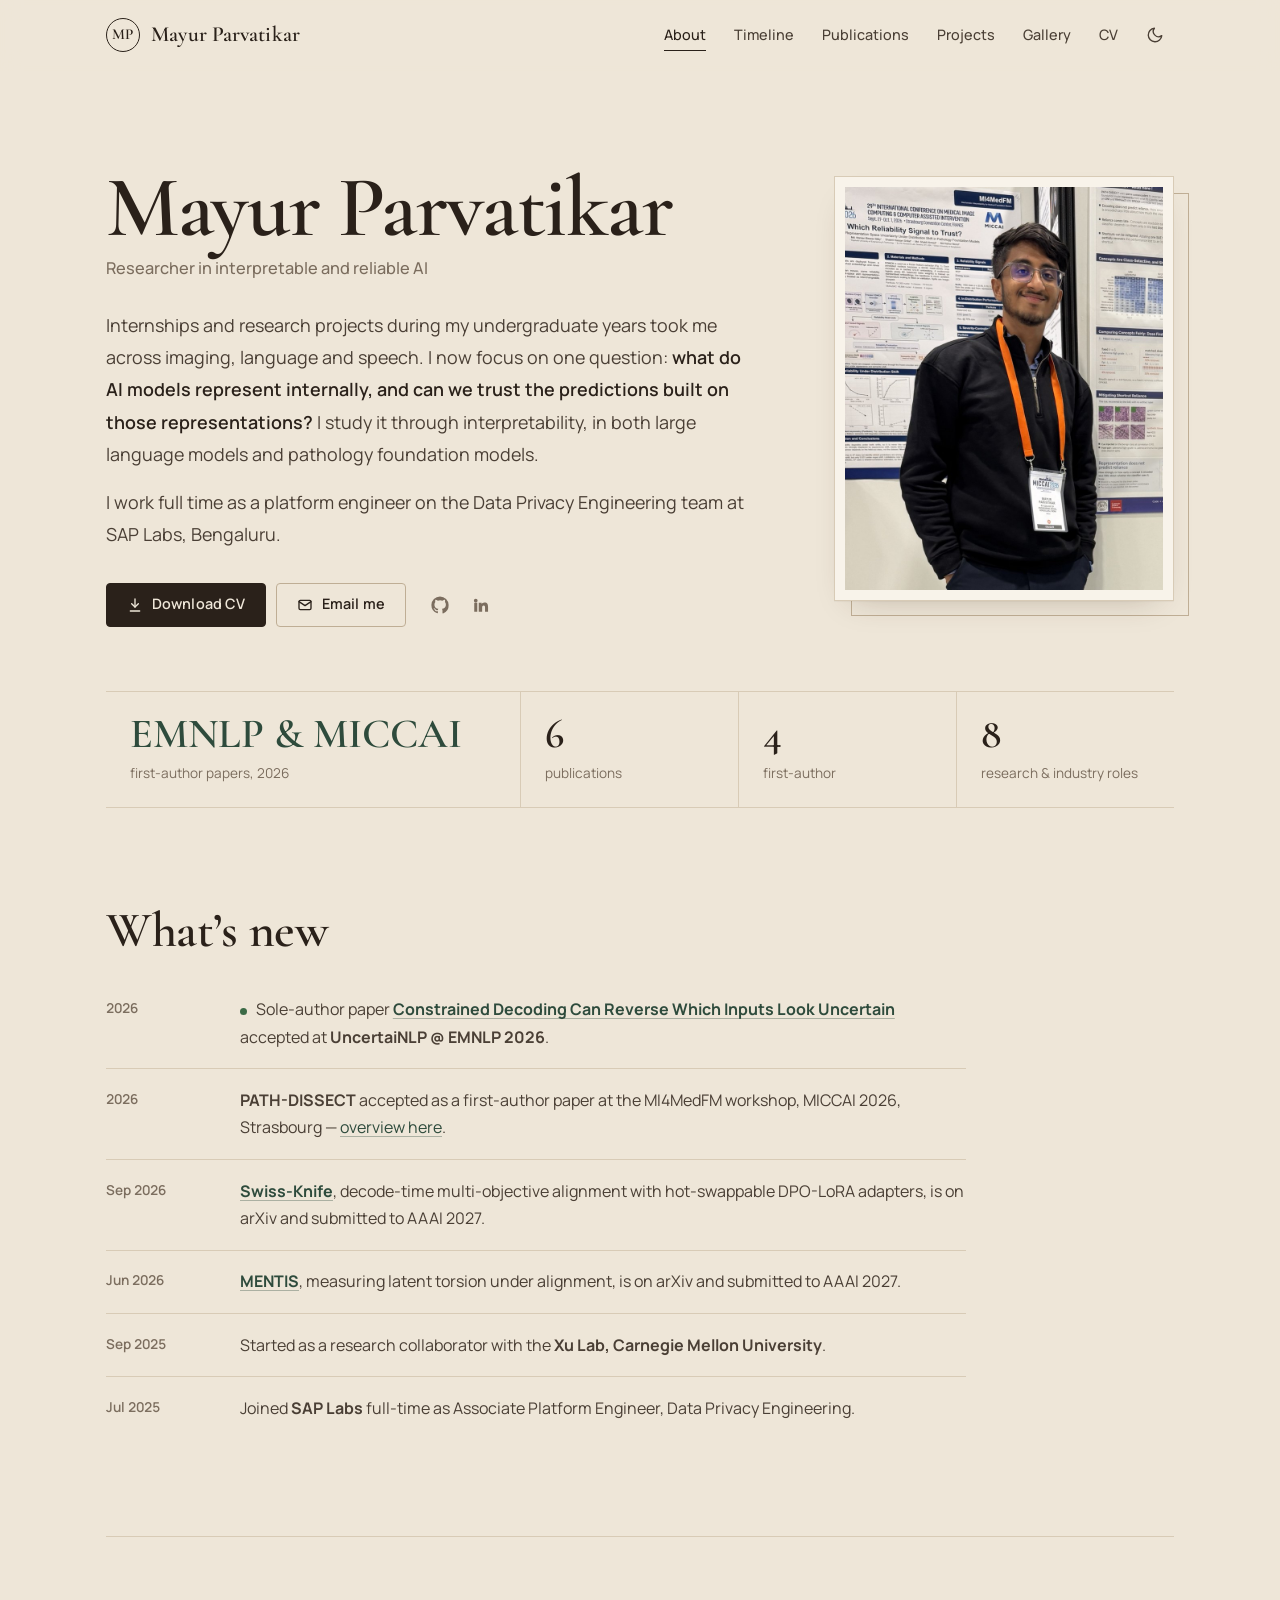
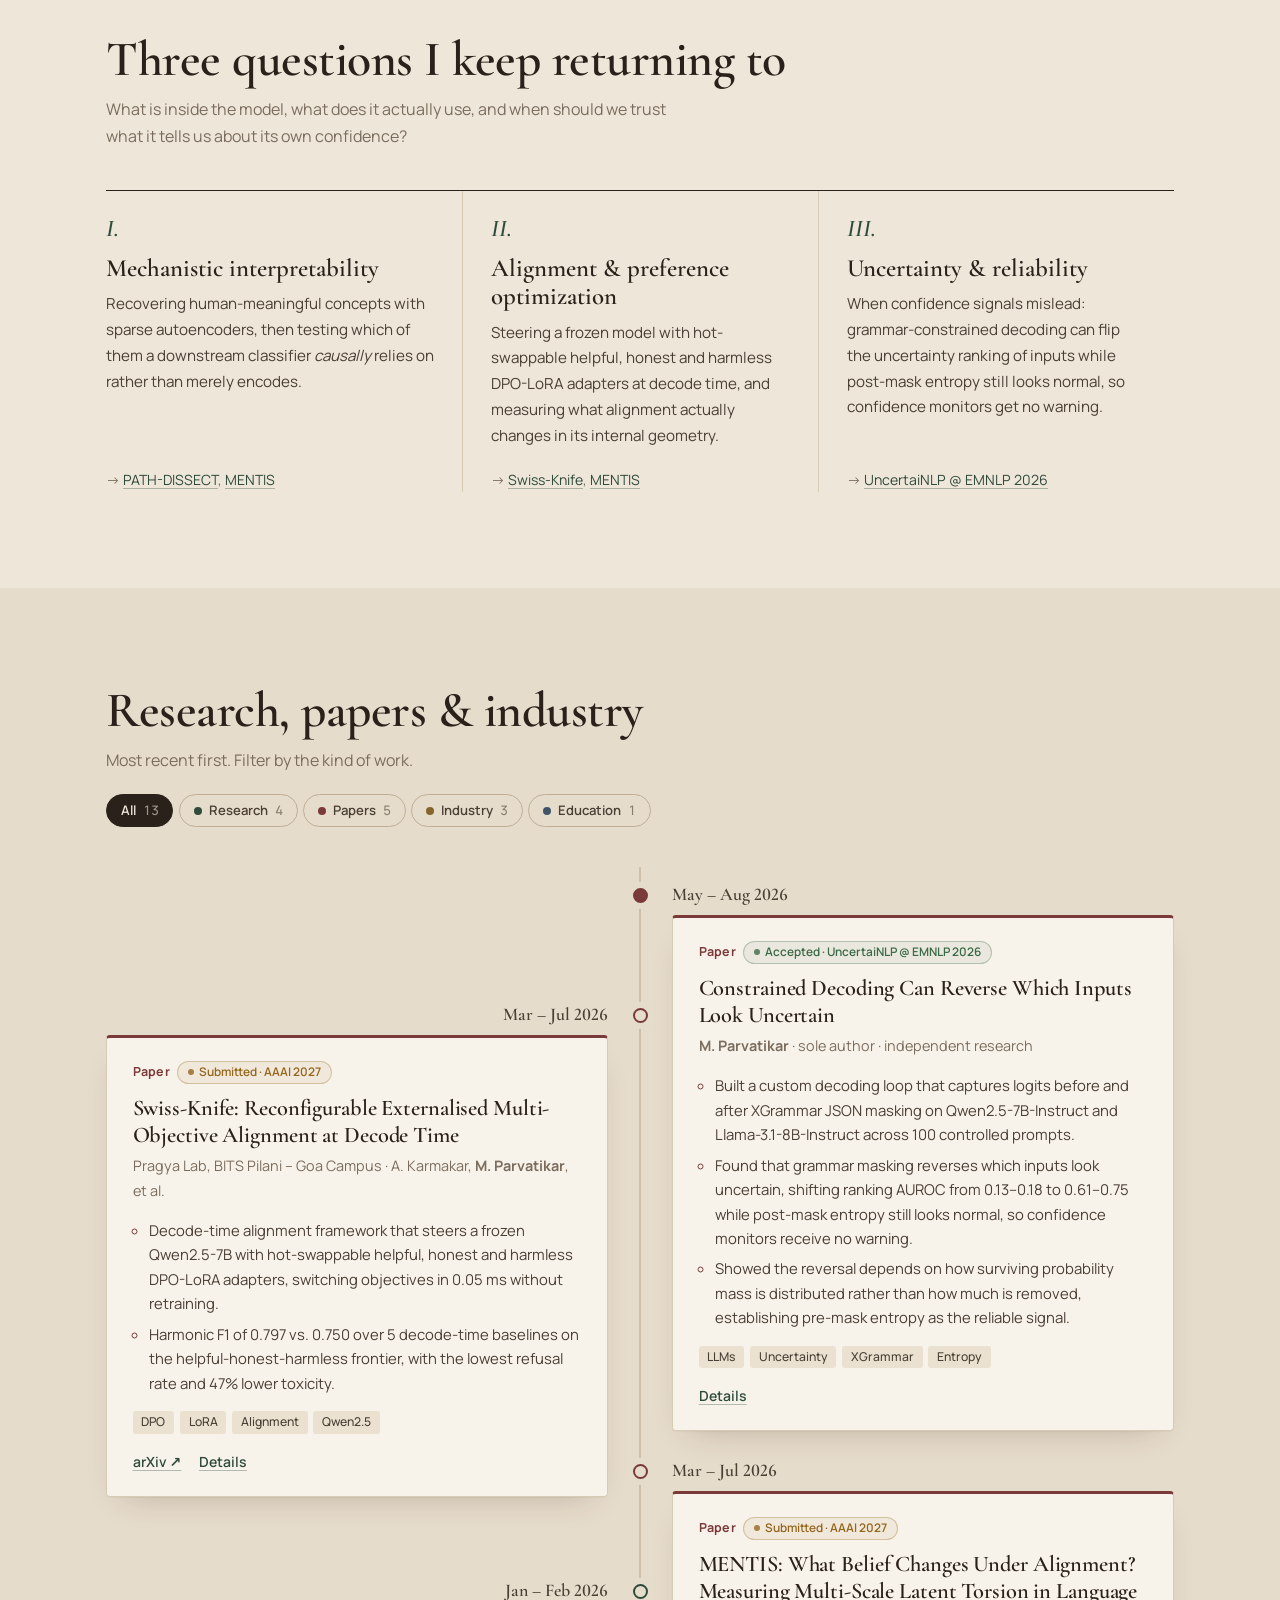
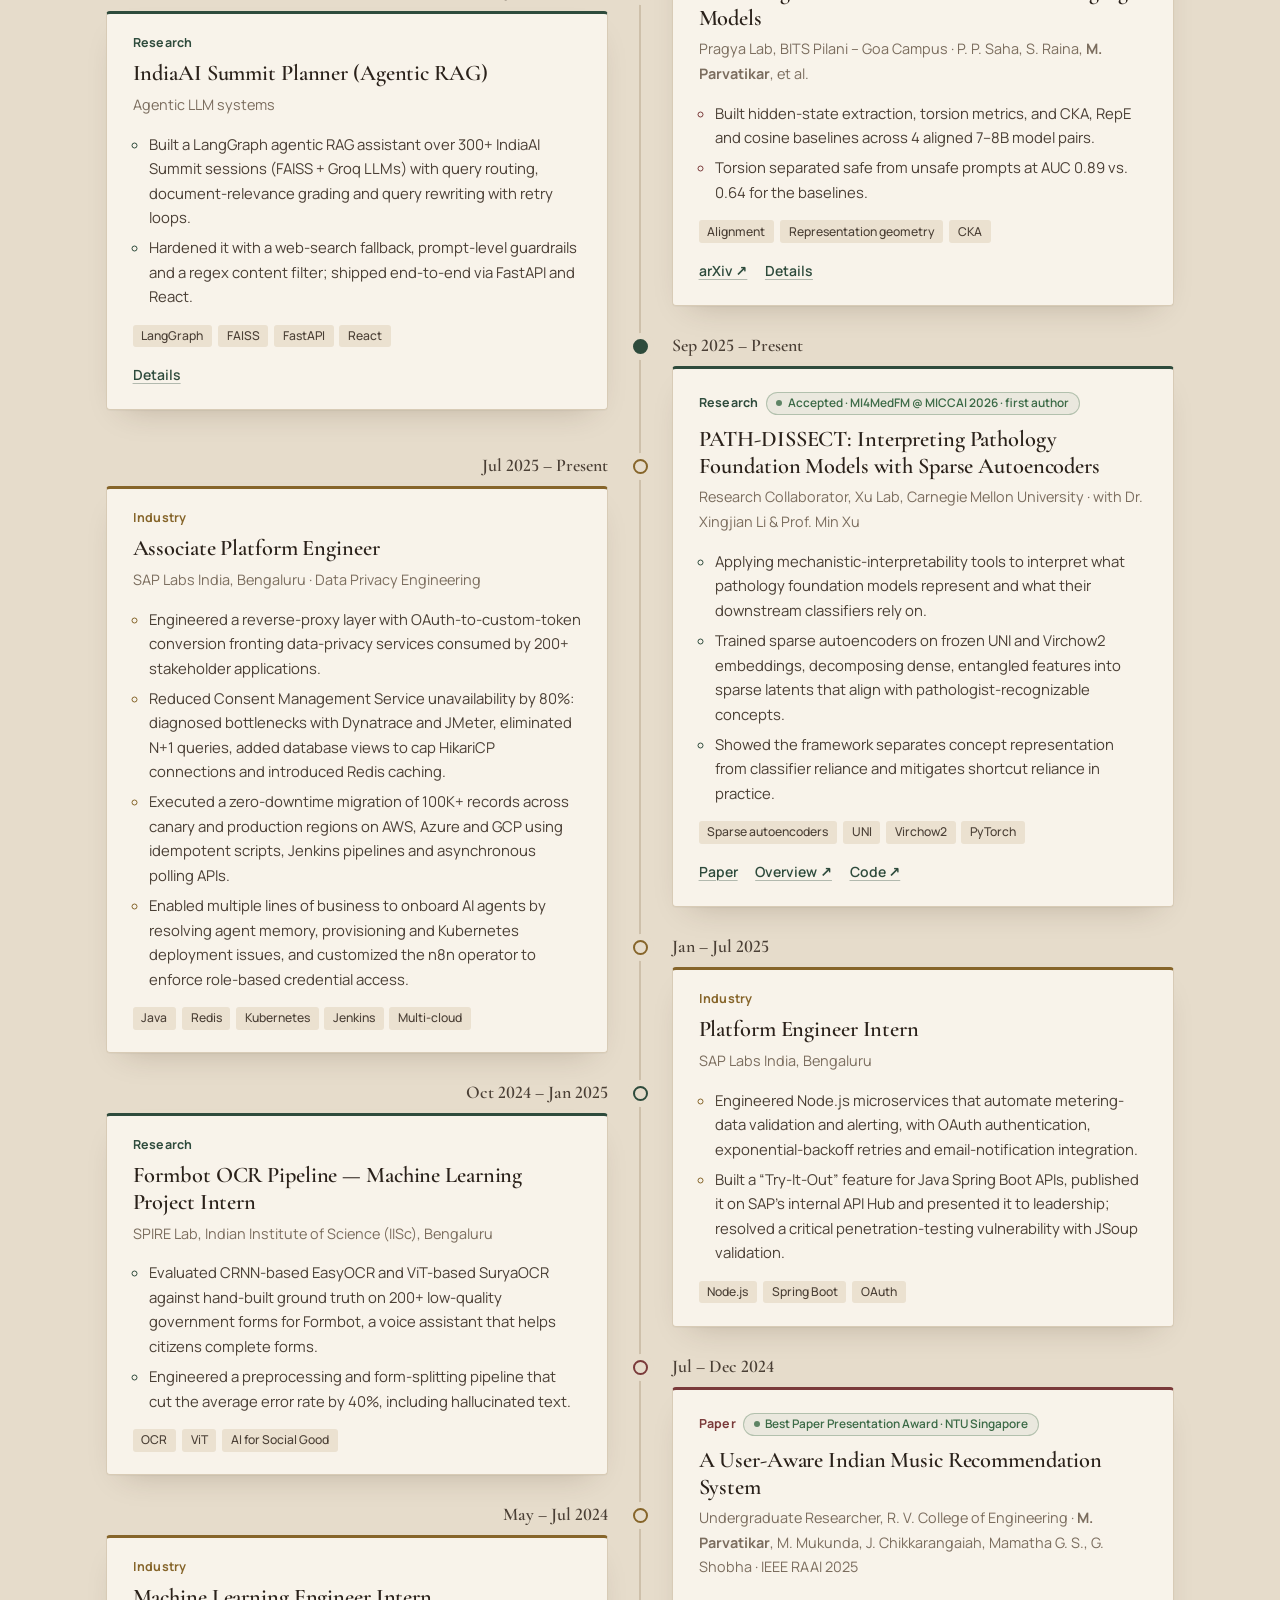
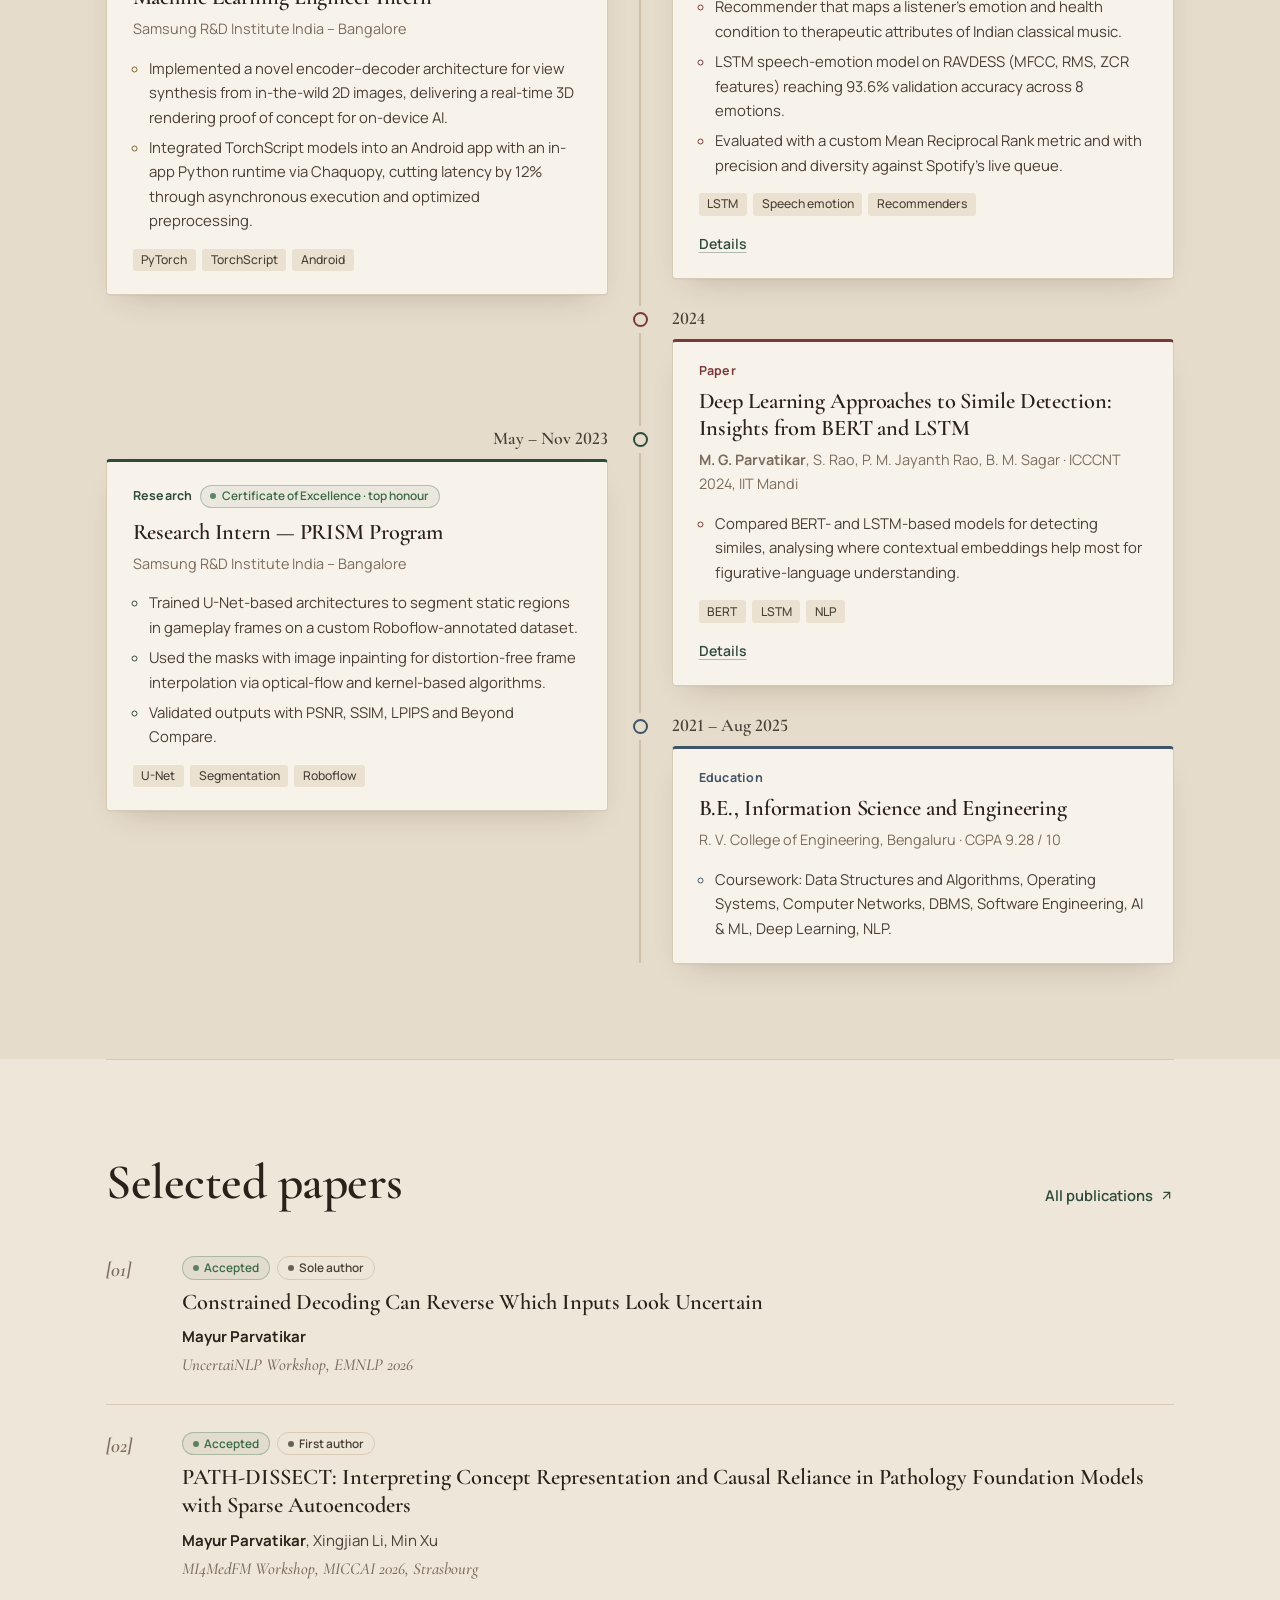
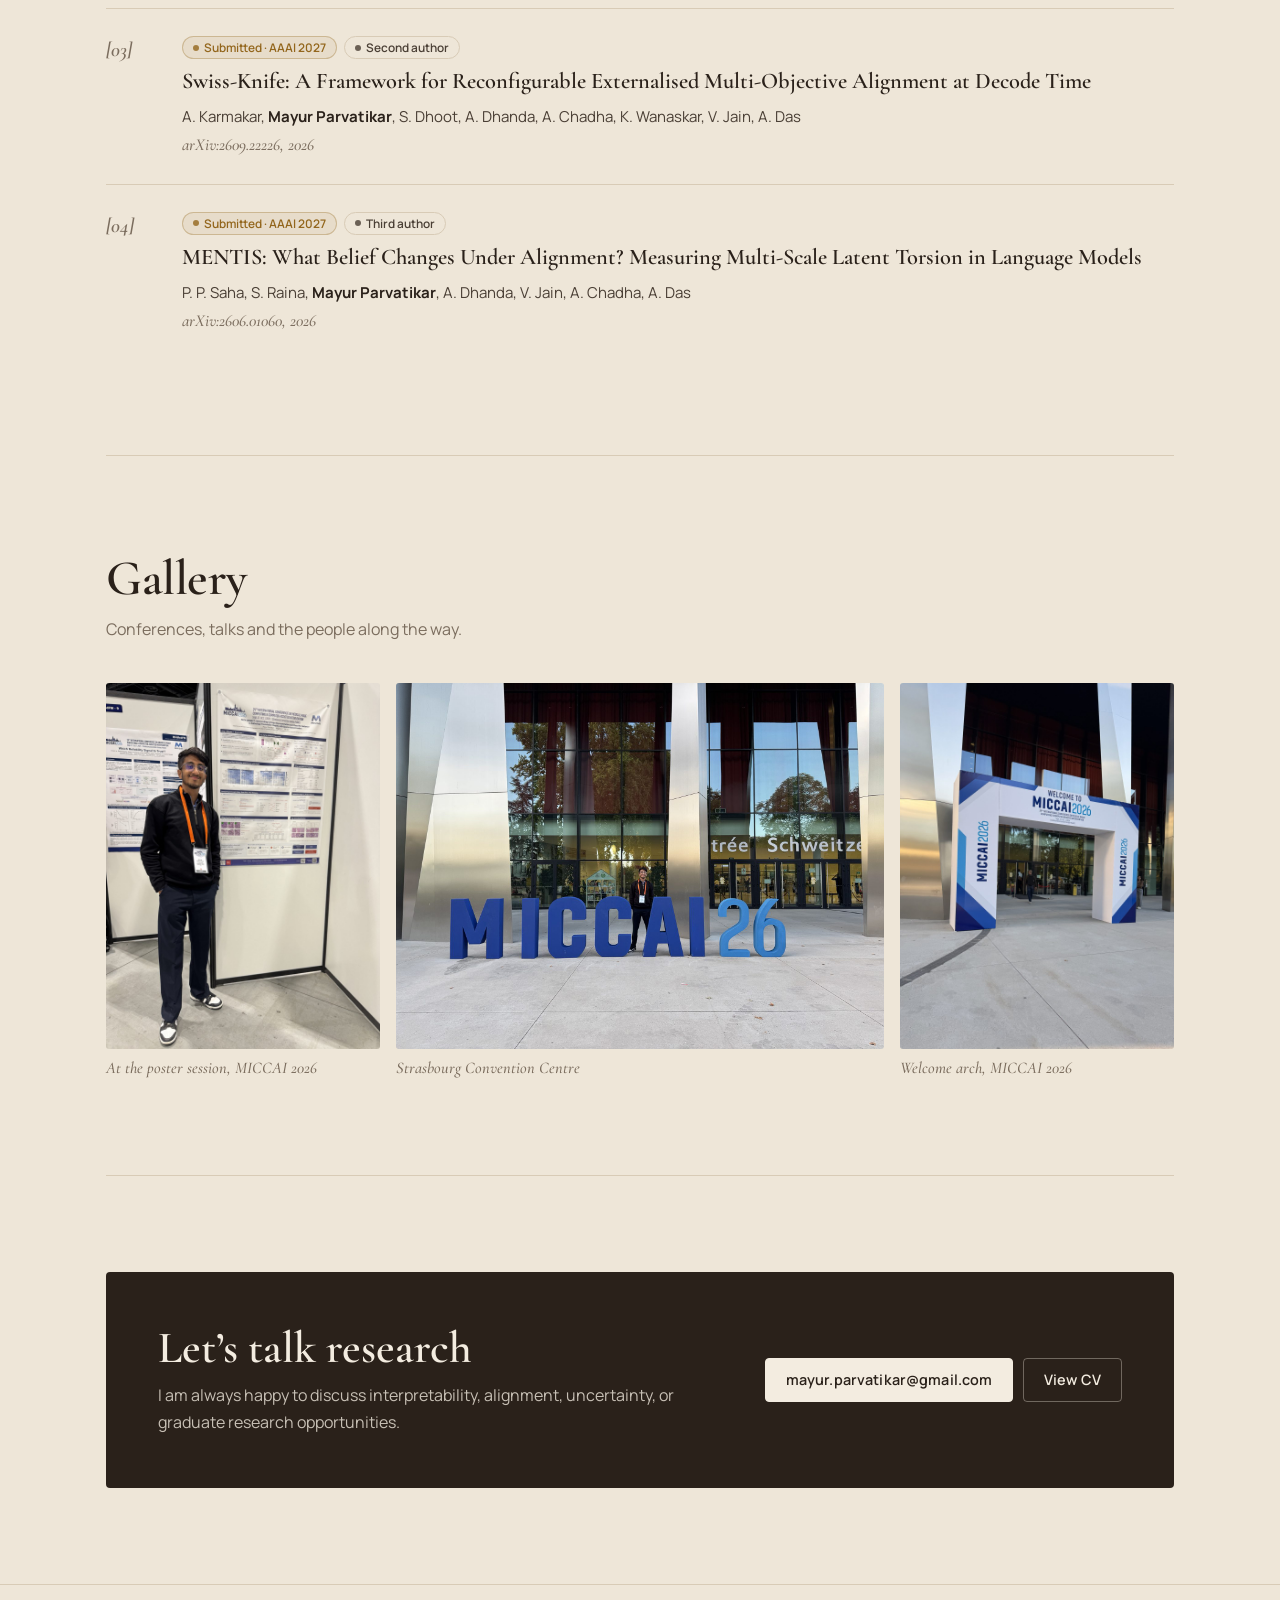
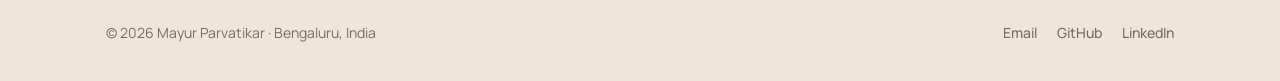
<file: index.html>
<!DOCTYPE html>
<html lang="en">
<head>
<meta charset="utf-8">
<meta name="viewport" content="width=device-width, initial-scale=1">
<title>Mayur Parvatikar</title>
<meta name="description" content="Mayur Parvatikar: researcher in interpretable and reliable AI, and platform engineer at SAP Labs, Bengaluru.">
<meta name="author" content="Mayur Parvatikar">
<meta property="og:type" content="website">
<meta property="og:title" content="Mayur Parvatikar">
<meta property="og:description" content="Interpretable and reliable AI">
<meta name="theme-color" content="#eee6d8">
<link rel="icon" href="assets/img/mark.svg" type="image/svg+xml">
<link rel="preconnect" href="https://fonts.googleapis.com">
<link rel="preconnect" href="https://fonts.gstatic.com" crossorigin>
<link rel="stylesheet" href="https://fonts.googleapis.com/css2?family=Cormorant+Garamond:ital,wght@0,500;0,600;1,500;1,600&family=Manrope:wght@400;500;600;700&display=swap">
<link rel="stylesheet" href="assets/css/site.css">
<script>try{var t=localStorage.getItem("theme");if(t)document.documentElement.setAttribute("data-theme",t)}catch(e){}</script>
<script type="application/ld+json">
{
  "@context": "https://schema.org",
  "@type": "Person",
  "name": "Mayur Parvatikar",
  "email": "mailto:mayur.parvatikar@gmail.com",
  "jobTitle": "Associate Platform Engineer",
  "worksFor": { "@type": "Organization", "name": "SAP Labs India" },
  "alumniOf": { "@type": "CollegeOrUniversity", "name": "R.V. College of Engineering" },
  "sameAs": ["https://github.com/mayurgp25", "https://www.linkedin.com/in/mayurparvatikar"],
  "knowsAbout": ["Mechanistic interpretability", "Sparse autoencoders", "LLM alignment", "Uncertainty estimation"]
}
</script>
</head>
<body>
<a class="skip-link" href="#main">Skip to content</a>

<!-- ================================================================ header -->
<header class="site-header">
  <div class="wrap header-inner">
    <a class="brand" href="index.html">
      <span class="brand-mark" aria-hidden="true">MP</span>
      <span>Mayur Parvatikar</span>
    </a>
    <div class="header-right">
      <nav class="nav" id="site-nav" aria-label="Primary">
        <a href="index.html" aria-current="page">About</a>
        <a href="index.html#timeline">Timeline</a>
        <a href="publications.html">Publications</a>
        <a href="projects.html">Projects</a>
        <a href="index.html#gallery">Gallery</a>
        <a href="cv.html">CV</a>
      </nav>
      <button class="icon-btn" type="button" data-theme-toggle aria-label="Toggle dark mode">
        <svg class="i-moon" viewBox="0 0 24 24" fill="none" stroke="currentColor" stroke-width="1.8" stroke-linecap="round" stroke-linejoin="round" aria-hidden="true"><path d="M21 12.8A9 9 0 1 1 11.2 3a7 7 0 0 0 9.8 9.8z"/></svg>
        <svg class="i-sun" viewBox="0 0 24 24" fill="none" stroke="currentColor" stroke-width="1.8" stroke-linecap="round" aria-hidden="true"><circle cx="12" cy="12" r="4"/><path d="M12 2v2M12 20v2M4.9 4.9l1.4 1.4M17.7 17.7l1.4 1.4M2 12h2M20 12h2M4.9 19.1l1.4-1.4M17.7 6.3l1.4-1.4"/></svg>
      </button>
      <button class="icon-btn menu-btn" type="button" data-menu-toggle aria-controls="site-nav" aria-expanded="false" aria-label="Menu">
        <svg viewBox="0 0 24 24" fill="none" stroke="currentColor" stroke-width="1.8" stroke-linecap="round" aria-hidden="true"><path d="M4 7h16M4 12h16M4 17h16"/></svg>
      </button>
    </div>
  </div>
</header>

<main id="main">
  <div class="wrap">

    <!-- ============================================================= hero -->
    <section class="hero" id="about">
      <div>

        <h1>Mayur Parvatikar</h1>
        <p class="role">Researcher in interpretable and reliable AI</p>

        <p class="lead">
          Internships and research projects during my undergraduate years took me across imaging,
          language and speech. I now focus on one question: <strong>what do AI models represent
          internally, and can we trust the predictions built on those representations?</strong>
          I study it through interpretability, in both large language models and pathology
          foundation models.
        </p>
        <p class="lead">
          I work full time as a platform engineer on the Data Privacy Engineering team at SAP Labs,
          Bengaluru.
        </p>

        <div class="actions">
          <a class="btn btn-primary" href="assets/Mayur_Parvatikar_CV.pdf" download="Mayur_Parvatikar_CV.pdf">
            <svg viewBox="0 0 24 24" fill="none" stroke="currentColor" stroke-width="2" stroke-linecap="round" stroke-linejoin="round" aria-hidden="true"><path d="M12 3v12"/><path d="m7 10 5 5 5-5"/><path d="M5 21h14"/></svg>
            Download CV
          </a>
          <a class="btn" href="mailto:mayur.parvatikar@gmail.com">
            <svg viewBox="0 0 24 24" fill="none" stroke="currentColor" stroke-width="2" stroke-linecap="round" stroke-linejoin="round" aria-hidden="true"><rect x="3" y="5" width="18" height="14" rx="2"/><path d="m3 7 9 6 9-6"/></svg>
            Email me
          </a>
          <div class="social">
            <a href="https://github.com/mayurgp25" target="_blank" rel="noopener" aria-label="GitHub" title="GitHub">
              <svg viewBox="0 0 24 24" fill="currentColor" aria-hidden="true"><path d="M12 .5A11.5 11.5 0 0 0 .5 12a11.5 11.5 0 0 0 7.9 10.9c.6.1.8-.2.8-.6v-2c-3.2.7-3.9-1.4-3.9-1.4-.5-1.3-1.3-1.7-1.3-1.7-1-.7.1-.7.1-.7 1.1.1 1.7 1.2 1.7 1.2 1 1.7 2.7 1.2 3.4.9.1-.7.4-1.2.7-1.5-2.6-.3-5.3-1.3-5.3-5.8 0-1.3.5-2.3 1.2-3.2-.1-.3-.5-1.5.1-3.1 0 0 1-.3 3.3 1.2a11.4 11.4 0 0 1 6 0C17.5 4.7 18.5 5 18.5 5c.6 1.6.2 2.8.1 3.1.8.9 1.2 1.9 1.2 3.2 0 4.5-2.7 5.5-5.3 5.8.4.4.8 1.1.8 2.2v3.3c0 .4.2.7.8.6A11.5 11.5 0 0 0 23.5 12 11.5 11.5 0 0 0 12 .5z"/></svg>
            </a>
            <a href="https://www.linkedin.com/in/mayurparvatikar" target="_blank" rel="noopener" aria-label="LinkedIn" title="LinkedIn">
              <svg viewBox="0 0 24 24" fill="currentColor" aria-hidden="true"><path d="M4.98 3.5a2.5 2.5 0 1 1 0 5 2.5 2.5 0 0 1 0-5zM3 9h4v12H3zM9 9h3.8v1.7h.05c.53-1 1.83-2.05 3.77-2.05 4.03 0 4.78 2.65 4.78 6.1V21h-4v-5.4c0-1.3 0-2.95-1.8-2.95s-2.07 1.4-2.07 2.85V21H9z"/></svg>
            </a>
          </div>
        </div>
      </div>

      <figure class="portrait">
        <div class="portrait-frame">
          <img src="assets/img/mayur.jpg" alt="Mayur Parvatikar at MICCAI 2026" width="400" height="500">
        </div>
      </figure>
    </section>

    <!-- ============================================================ stats -->
    <section class="stats reveal" aria-label="At a glance">
      <div class="stat stat--lead"><b>EMNLP &amp; MICCAI</b><span>first-author papers, 2026</span></div>
      <div class="stat"><b>6</b><span>publications</span></div>
      <div class="stat"><b>4</b><span>first-author</span></div>
      <div class="stat"><b>8</b><span>research &amp; industry roles</span></div>
    </section>

    <!-- ============================================================= news -->
    <section class="section" id="news">
      <div class="section-head">
        <div>
          <h2>What’s new</h2>
        </div>
      </div>

      <ul class="news reveal">
        <li>
          <time datetime="2026">2026</time>
          <p><span class="dot" aria-hidden="true"></span>Sole-author paper <a href="publications.html#uncertainty"><strong>Constrained Decoding Can Reverse Which Inputs Look Uncertain</strong></a> accepted at <strong>UncertaiNLP @ EMNLP 2026</strong>.</p>
        </li>
        <li>
          <time datetime="2026">2026</time>
          <p><strong>PATH-DISSECT</strong> accepted as a first-author paper at the MI4MedFM workshop, MICCAI 2026, Strasbourg — <a href="https://claude.ai/artifact/VpfUEAo7BVs6aiAtDxrm1Q" target="_blank" rel="noopener">overview here</a>.</p>
        </li>
        <li>
          <time datetime="2026-09">Sep 2026</time>
          <p><a href="publications.html#swiss-knife"><strong>Swiss-Knife</strong></a>, decode-time multi-objective alignment with hot-swappable DPO-LoRA adapters, is on arXiv and submitted to AAAI 2027.</p>
        </li>
        <li>
          <time datetime="2026-06">Jun 2026</time>
          <p><a href="publications.html#mentis"><strong>MENTIS</strong></a>, measuring latent torsion under alignment, is on arXiv and submitted to AAAI 2027.</p>
        </li>
        <li>
          <time datetime="2025-09">Sep 2025</time>
          <p>Started as a research collaborator with the <strong>Xu Lab, Carnegie Mellon University</strong>.</p>
        </li>
        <li>
          <time datetime="2025-07">Jul 2025</time>
          <p>Joined <strong>SAP Labs</strong> full-time as Associate Platform Engineer, Data Privacy Engineering.</p>
        </li>
      </ul>
    </section>

    <!-- =================================================== research focus -->
    <section class="section" id="research">
      <div class="section-head">
        <div>
          <h2>Three questions I keep returning to</h2>
          <p class="sub">What is inside the model, what does it actually use, and when should we trust what it tells us about its own confidence?</p>
        </div>
      </div>

      <div class="focus-grid">
        <article class="focus-card reveal">
          <span class="num">I.</span>
          <h3>Mechanistic interpretability</h3>
          <p>Recovering human-meaningful concepts with sparse autoencoders, then testing which of them a downstream classifier <em>causally</em> relies on rather than merely encodes.</p>
          <p class="related">→ <a href="publications.html#path-dissect">PATH-DISSECT</a>, <a href="publications.html#mentis">MENTIS</a></p>
        </article>

        <article class="focus-card reveal">
          <span class="num">II.</span>
          <h3>Alignment &amp; preference optimization</h3>
          <p>Steering a frozen model with hot-swappable helpful, honest and harmless DPO-LoRA adapters at decode time, and measuring what alignment actually changes in its internal geometry.</p>
          <p class="related">→ <a href="publications.html#swiss-knife">Swiss-Knife</a>, <a href="publications.html#mentis">MENTIS</a></p>
        </article>

        <article class="focus-card reveal">
          <span class="num">III.</span>
          <h3>Uncertainty &amp; reliability</h3>
          <p>When confidence signals mislead: grammar-constrained decoding can flip the uncertainty ranking of inputs while post-mask entropy still looks normal, so confidence monitors get no warning.</p>
          <p class="related">→ <a href="publications.html#uncertainty">UncertaiNLP @ EMNLP 2026</a></p>
        </article>
      </div>
    </section>

    <!-- ========================================================= timeline -->
    <section class="section" id="timeline">
      <div class="section-head">
        <div>
          <h2>Research, papers &amp; industry</h2>
          <p class="sub">Most recent first. Filter by the kind of work.</p>
        </div>
        <div class="filters" role="group" aria-label="Filter timeline" data-filter-group data-filter-target="#timeline-list .tl-item">
          <button class="filter" type="button" data-filter="all" aria-pressed="true">All <span class="count"></span></button>
          <button class="filter" type="button" data-filter="research" aria-pressed="false"><span class="swatch" style="--c: var(--c-research)"></span>Research <span class="count"></span></button>
          <button class="filter" type="button" data-filter="paper" aria-pressed="false"><span class="swatch" style="--c: var(--c-paper)"></span>Papers <span class="count"></span></button>
          <button class="filter" type="button" data-filter="industry" aria-pressed="false"><span class="swatch" style="--c: var(--c-industry)"></span>Industry <span class="count"></span></button>
          <button class="filter" type="button" data-filter="education" aria-pressed="false"><span class="swatch" style="--c: var(--c-education)"></span>Education <span class="count"></span></button>
        </div>
      </div>

      <!--
        Adding an entry: copy one <li class="tl-item"> block.
        data-type = research | paper | industry | education  (sets colour + filter)
        Add "is-featured" to highlight an entry.
      -->
      <ol class="timeline" id="timeline-list">

        <li class="tl-item is-featured reveal" data-type="paper">
          <time class="tl-date">May – Aug 2026</time>
          <span class="tl-rail" aria-hidden="true"><span class="tl-dot"></span></span>
          <article class="tl-card">
            <div class="meta-row">
              <span class="type">Paper</span>
              <span class="status status--ok">Accepted · UncertaiNLP @ EMNLP 2026</span>
            </div>
            <h3>Constrained Decoding Can Reverse Which Inputs Look Uncertain</h3>
            <p class="tl-org"><strong>M. Parvatikar</strong> · sole author · independent research</p>
            <ul>
              <li>Built a custom decoding loop that captures logits before and after XGrammar JSON masking on Qwen2.5-7B-Instruct and Llama-3.1-8B-Instruct across 100 controlled prompts.</li>
              <li>Found that grammar masking reverses which inputs look uncertain, shifting ranking AUROC from 0.13–0.18 to 0.61–0.75 while post-mask entropy still looks normal, so confidence monitors receive no warning.</li>
              <li>Showed the reversal depends on how surviving probability mass is distributed rather than how much is removed, establishing pre-mask entropy as the reliable signal.</li>
            </ul>
            <div class="tags"><span class="tag">LLMs</span><span class="tag">Uncertainty</span><span class="tag">XGrammar</span><span class="tag">Entropy</span></div>
            <div class="card-links"><a href="publications.html#uncertainty">Details</a></div>
          </article>
        </li>

        <li class="tl-item reveal" data-type="paper">
          <time class="tl-date">Mar – Jul 2026</time>
          <span class="tl-rail" aria-hidden="true"><span class="tl-dot"></span></span>
          <article class="tl-card">
            <div class="meta-row">
              <span class="type">Paper</span>
              <span class="status status--review">Submitted · AAAI 2027</span>
            </div>
            <h3>Swiss-Knife: Reconfigurable Externalised Multi-Objective Alignment at Decode Time</h3>
            <p class="tl-org">Pragya Lab, BITS Pilani – Goa Campus · A. Karmakar, <strong>M. Parvatikar</strong>, et al.</p>
            <ul>
              <li>Decode-time alignment framework that steers a frozen Qwen2.5-7B with hot-swappable helpful, honest and harmless DPO-LoRA adapters, switching objectives in 0.05 ms without retraining.</li>
              <li>Harmonic F1 of 0.797 vs. 0.750 over 5 decode-time baselines on the helpful-honest-harmless frontier, with the lowest refusal rate and 47% lower toxicity.</li>
            </ul>
            <div class="tags"><span class="tag">DPO</span><span class="tag">LoRA</span><span class="tag">Alignment</span><span class="tag">Qwen2.5</span></div>
            <div class="card-links"><a href="https://arxiv.org/abs/2609.22226" target="_blank" rel="noopener">arXiv ↗</a><a href="publications.html#swiss-knife">Details</a></div>
          </article>
        </li>

        <li class="tl-item reveal" data-type="paper">
          <time class="tl-date">Mar – Jul 2026</time>
          <span class="tl-rail" aria-hidden="true"><span class="tl-dot"></span></span>
          <article class="tl-card">
            <div class="meta-row">
              <span class="type">Paper</span>
              <span class="status status--review">Submitted · AAAI 2027</span>
            </div>
            <h3>MENTIS: What Belief Changes Under Alignment? Measuring Multi-Scale Latent Torsion in Language Models</h3>
            <p class="tl-org">Pragya Lab, BITS Pilani – Goa Campus · P. P. Saha, S. Raina, <strong>M. Parvatikar</strong>, et al.</p>
            <ul>
              <li>Built hidden-state extraction, torsion metrics, and CKA, RepE and cosine baselines across 4 aligned 7–8B model pairs.</li>
              <li>Torsion separated safe from unsafe prompts at AUC 0.89 vs. 0.64 for the baselines.</li>
            </ul>
            <div class="tags"><span class="tag">Alignment</span><span class="tag">Representation geometry</span><span class="tag">CKA</span></div>
            <div class="card-links"><a href="https://arxiv.org/abs/2606.01060" target="_blank" rel="noopener">arXiv ↗</a><a href="publications.html#mentis">Details</a></div>
          </article>
        </li>

        <li class="tl-item reveal" data-type="research">
          <time class="tl-date">Jan – Feb 2026</time>
          <span class="tl-rail" aria-hidden="true"><span class="tl-dot"></span></span>
          <article class="tl-card">
            <div class="meta-row"><span class="type">Research</span></div>
            <h3>IndiaAI Summit Planner (Agentic RAG)</h3>
            <p class="tl-org">Agentic LLM systems</p>
            <ul>
              <li>Built a LangGraph agentic RAG assistant over 300+ IndiaAI Summit sessions (FAISS + Groq LLMs) with query routing, document-relevance grading and query rewriting with retry loops.</li>
              <li>Hardened it with a web-search fallback, prompt-level guardrails and a regex content filter; shipped end-to-end via FastAPI and React.</li>
            </ul>
            <div class="tags"><span class="tag">LangGraph</span><span class="tag">FAISS</span><span class="tag">FastAPI</span><span class="tag">React</span></div>
            <div class="card-links"><a href="projects.html#indiaai">Details</a></div>
          </article>
        </li>

        <li class="tl-item is-featured reveal" data-type="research">
          <time class="tl-date">Sep 2025 – Present</time>
          <span class="tl-rail" aria-hidden="true"><span class="tl-dot"></span></span>
          <article class="tl-card">
            <div class="meta-row">
              <span class="type">Research</span>
              <span class="status status--ok">Accepted · MI4MedFM @ MICCAI 2026 · first author</span>
            </div>
            <h3>PATH-DISSECT: Interpreting Pathology Foundation Models with Sparse Autoencoders</h3>
            <p class="tl-org">Research Collaborator, Xu Lab, Carnegie Mellon University · with Dr. Xingjian Li &amp; Prof. Min Xu</p>
            <ul>
              <li>Applying mechanistic-interpretability tools to interpret what pathology foundation models represent and what their downstream classifiers rely on.</li>
              <li>Trained sparse autoencoders on frozen UNI and Virchow2 embeddings, decomposing dense, entangled features into sparse latents that align with pathologist-recognizable concepts.</li>
              <li>Showed the framework separates concept representation from classifier reliance and mitigates shortcut reliance in practice.</li>
            </ul>
            <div class="tags"><span class="tag">Sparse autoencoders</span><span class="tag">UNI</span><span class="tag">Virchow2</span><span class="tag">PyTorch</span></div>
            <div class="card-links"><a href="publications.html#path-dissect">Paper</a><a href="https://claude.ai/artifact/VpfUEAo7BVs6aiAtDxrm1Q" target="_blank" rel="noopener">Overview ↗</a><a href="https://github.com/MayurGP25/PATH-DISSECT" target="_blank" rel="noopener">Code ↗</a></div>
          </article>
        </li>

        <li class="tl-item reveal" data-type="industry">
          <time class="tl-date">Jul 2025 – Present</time>
          <span class="tl-rail" aria-hidden="true"><span class="tl-dot"></span></span>
          <article class="tl-card">
            <div class="meta-row"><span class="type">Industry</span></div>
            <h3>Associate Platform Engineer</h3>
            <p class="tl-org">SAP Labs India, Bengaluru · Data Privacy Engineering</p>
            <ul>
              <li>Engineered a reverse-proxy layer with OAuth-to-custom-token conversion fronting data-privacy services consumed by 200+ stakeholder applications.</li>
              <li>Reduced Consent Management Service unavailability by 80%: diagnosed bottlenecks with Dynatrace and JMeter, eliminated N+1 queries, added database views to cap HikariCP connections and introduced Redis caching.</li>
              <li>Executed a zero-downtime migration of 100K+ records across canary and production regions on AWS, Azure and GCP using idempotent scripts, Jenkins pipelines and asynchronous polling APIs.</li>
              <li>Enabled multiple lines of business to onboard AI agents by resolving agent memory, provisioning and Kubernetes deployment issues, and customized the n8n operator to enforce role-based credential access.</li>
            </ul>
            <div class="tags"><span class="tag">Java</span><span class="tag">Redis</span><span class="tag">Kubernetes</span><span class="tag">Jenkins</span><span class="tag">Multi-cloud</span></div>
          </article>
        </li>

        <li class="tl-item reveal" data-type="industry">
          <time class="tl-date">Jan – Jul 2025</time>
          <span class="tl-rail" aria-hidden="true"><span class="tl-dot"></span></span>
          <article class="tl-card">
            <div class="meta-row"><span class="type">Industry</span></div>
            <h3>Platform Engineer Intern</h3>
            <p class="tl-org">SAP Labs India, Bengaluru</p>
            <ul>
              <li>Engineered Node.js microservices that automate metering-data validation and alerting, with OAuth authentication, exponential-backoff retries and email-notification integration.</li>
              <li>Built a “Try-It-Out” feature for Java Spring Boot APIs, published it on SAP’s internal API Hub and presented it to leadership; resolved a critical penetration-testing vulnerability with JSoup validation.</li>
            </ul>
            <div class="tags"><span class="tag">Node.js</span><span class="tag">Spring Boot</span><span class="tag">OAuth</span></div>
          </article>
        </li>

        <li class="tl-item reveal" data-type="research">
          <time class="tl-date">Oct 2024 – Jan 2025</time>
          <span class="tl-rail" aria-hidden="true"><span class="tl-dot"></span></span>
          <article class="tl-card">
            <div class="meta-row"><span class="type">Research</span></div>
            <h3>Formbot OCR Pipeline — Machine Learning Project Intern</h3>
            <p class="tl-org">SPIRE Lab, Indian Institute of Science (IISc), Bengaluru</p>
            <ul>
              <li>Evaluated CRNN-based EasyOCR and ViT-based SuryaOCR against hand-built ground truth on 200+ low-quality government forms for Formbot, a voice assistant that helps citizens complete forms.</li>
              <li>Engineered a preprocessing and form-splitting pipeline that cut the average error rate by 40%, including hallucinated text.</li>
            </ul>
            <div class="tags"><span class="tag">OCR</span><span class="tag">ViT</span><span class="tag">AI for Social Good</span></div>
          </article>
        </li>

        <li class="tl-item reveal" data-type="paper">
          <time class="tl-date">Jul – Dec 2024</time>
          <span class="tl-rail" aria-hidden="true"><span class="tl-dot"></span></span>
          <article class="tl-card">
            <div class="meta-row">
              <span class="type">Paper</span>
              <span class="status status--ok">Best Paper Presentation Award · NTU Singapore</span>
            </div>
            <h3>A User-Aware Indian Music Recommendation System</h3>
            <p class="tl-org">Undergraduate Researcher, R. V. College of Engineering · <strong>M. Parvatikar</strong>, M. Mukunda, J. Chikkarangaiah, Mamatha G. S., G. Shobha · IEEE RAAI 2025</p>
            <ul>
              <li>Recommender that maps a listener’s emotion and health condition to therapeutic attributes of Indian classical music.</li>
              <li>LSTM speech-emotion model on RAVDESS (MFCC, RMS, ZCR features) reaching 93.6% validation accuracy across 8 emotions.</li>
              <li>Evaluated with a custom Mean Reciprocal Rank metric and with precision and diversity against Spotify’s live queue.</li>
            </ul>
            <div class="tags"><span class="tag">LSTM</span><span class="tag">Speech emotion</span><span class="tag">Recommenders</span></div>
            <div class="card-links"><a href="publications.html#music">Details</a></div>
          </article>
        </li>

        <li class="tl-item reveal" data-type="industry">
          <time class="tl-date">May – Jul 2024</time>
          <span class="tl-rail" aria-hidden="true"><span class="tl-dot"></span></span>
          <article class="tl-card">
            <div class="meta-row"><span class="type">Industry</span></div>
            <h3>Machine Learning Engineer Intern</h3>
            <p class="tl-org">Samsung R&amp;D Institute India – Bangalore</p>
            <ul>
              <li>Implemented a novel encoder–decoder architecture for view synthesis from in-the-wild 2D images, delivering a real-time 3D rendering proof of concept for on-device AI.</li>
              <li>Integrated TorchScript models into an Android app with an in-app Python runtime via Chaquopy, cutting latency by 12% through asynchronous execution and optimized preprocessing.</li>
            </ul>
            <div class="tags"><span class="tag">PyTorch</span><span class="tag">TorchScript</span><span class="tag">Android</span></div>
          </article>
        </li>

        <li class="tl-item reveal" data-type="paper">
          <time class="tl-date">2024</time>
          <span class="tl-rail" aria-hidden="true"><span class="tl-dot"></span></span>
          <article class="tl-card">
            <div class="meta-row"><span class="type">Paper</span></div>
            <h3>Deep Learning Approaches to Simile Detection: Insights from BERT and LSTM</h3>
            <p class="tl-org"><strong>M. G. Parvatikar</strong>, S. Rao, P. M. Jayanth Rao, B. M. Sagar · ICCCNT 2024, IIT Mandi</p>
            <ul>
              <li>Compared BERT- and LSTM-based models for detecting similes, analysing where contextual embeddings help most for figurative-language understanding.</li>
            </ul>
            <div class="tags"><span class="tag">BERT</span><span class="tag">LSTM</span><span class="tag">NLP</span></div>
            <div class="card-links"><a href="publications.html#simile">Details</a></div>
          </article>
        </li>

        <li class="tl-item reveal" data-type="research">
          <time class="tl-date">May – Nov 2023</time>
          <span class="tl-rail" aria-hidden="true"><span class="tl-dot"></span></span>
          <article class="tl-card">
            <div class="meta-row">
              <span class="type">Research</span>
              <span class="status status--ok">Certificate of Excellence · top honour</span>
            </div>
            <h3>Research Intern — PRISM Program</h3>
            <p class="tl-org">Samsung R&amp;D Institute India – Bangalore</p>
            <ul>
              <li>Trained U-Net-based architectures to segment static regions in gameplay frames on a custom Roboflow-annotated dataset.</li>
              <li>Used the masks with image inpainting for distortion-free frame interpolation via optical-flow and kernel-based algorithms.</li>
              <li>Validated outputs with PSNR, SSIM, LPIPS and Beyond Compare.</li>
            </ul>
            <div class="tags"><span class="tag">U-Net</span><span class="tag">Segmentation</span><span class="tag">Roboflow</span></div>
          </article>
        </li>

        <li class="tl-item reveal" data-type="education">
          <time class="tl-date">2021 – Aug 2025</time>
          <span class="tl-rail" aria-hidden="true"><span class="tl-dot"></span></span>
          <article class="tl-card">
            <div class="meta-row"><span class="type">Education</span></div>
            <h3>B.E., Information Science and Engineering</h3>
            <p class="tl-org">R. V. College of Engineering, Bengaluru · CGPA 9.28 / 10</p>
            <ul>
              <li>Coursework: Data Structures and Algorithms, Operating Systems, Computer Networks, DBMS, Software Engineering, AI &amp; ML, Deep Learning, NLP.</li>
            </ul>
          </article>
        </li>

      </ol>
    </section>

    <!-- ===================================================== publications -->
    <section class="section" id="publications">
      <div class="section-head">
        <div>
          <h2>Selected papers</h2>
        </div>
        <a class="link-arrow" href="publications.html">All publications
          <svg viewBox="0 0 24 24" fill="none" stroke="currentColor" stroke-width="2" stroke-linecap="round" stroke-linejoin="round" aria-hidden="true"><path d="M7 17 17 7"/><path d="M8 7h9v9"/></svg>
        </a>
      </div>

      <ul class="pub-list reveal">
        <li class="pub-item">
          <span class="pub-num">[01]</span>
          <div>
            <div class="meta-row"><span class="status status--ok">Accepted</span><span class="status">Sole author</span></div>
            <h3><a href="publications.html#uncertainty">Constrained Decoding Can Reverse Which Inputs Look Uncertain</a></h3>
            <p class="authors"><span class="me">Mayur Parvatikar</span></p>
            <p class="venue">UncertaiNLP Workshop, EMNLP 2026</p>
          </div>
        </li>
        <li class="pub-item">
          <span class="pub-num">[02]</span>
          <div>
            <div class="meta-row"><span class="status status--ok">Accepted</span><span class="status">First author</span></div>
            <h3><a href="publications.html#path-dissect">PATH-DISSECT: Interpreting Concept Representation and Causal Reliance in Pathology Foundation Models with Sparse Autoencoders</a></h3>
            <p class="authors"><span class="me">Mayur Parvatikar</span>, Xingjian Li, Min Xu</p>
            <p class="venue">MI4MedFM Workshop, MICCAI 2026, Strasbourg</p>
          </div>
        </li>
        <li class="pub-item">
          <span class="pub-num">[03]</span>
          <div>
            <div class="meta-row"><span class="status status--review">Submitted · AAAI 2027</span><span class="status">Second author</span></div>
            <h3><a href="publications.html#swiss-knife">Swiss-Knife: A Framework for Reconfigurable Externalised Multi-Objective Alignment at Decode Time</a></h3>
            <p class="authors">A. Karmakar, <span class="me">Mayur Parvatikar</span>, S. Dhoot, A. Dhanda, A. Chadha, K. Wanaskar, V. Jain, A. Das</p>
            <p class="venue">arXiv:2609.22226, 2026</p>
          </div>
        </li>
        <li class="pub-item">
          <span class="pub-num">[04]</span>
          <div>
            <div class="meta-row"><span class="status status--review">Submitted · AAAI 2027</span><span class="status">Third author</span></div>
            <h3><a href="publications.html#mentis">MENTIS: What Belief Changes Under Alignment? Measuring Multi-Scale Latent Torsion in Language Models</a></h3>
            <p class="authors">P. P. Saha, S. Raina, <span class="me">Mayur Parvatikar</span>, A. Dhanda, V. Jain, A. Chadha, A. Das</p>
            <p class="venue">arXiv:2606.01060, 2026</p>
          </div>
        </li>
      </ul>
    </section>

    <!-- ========================================================== gallery
         Add a photo: put it in assets/img/gallery/ (long side ~1600px) and
         copy one <figure> block. Captions are optional. -->
    <section class="section" id="gallery">
      <div class="section-head">
        <div>
          <h2>Gallery</h2>
          <p class="sub">Conferences, talks and the people along the way.</p>
        </div>
      </div>

      <div class="gallery" data-gallery>
        <figure class="g-item">
          <button type="button" class="g-open" aria-label="View larger: At the poster session, MICCAI 2026">
            <img src="assets/img/gallery/miccai-2026-poster-session.jpg" alt="Mayur standing beside posters in the MICCAI 2026 poster hall" width="1200" height="1600" loading="lazy">
          </button>
          <figcaption>At the poster session, MICCAI 2026</figcaption>
        </figure>
        <figure class="g-item g-wide">
          <button type="button" class="g-open" aria-label="View larger: Strasbourg Convention Centre">
            <img src="assets/img/gallery/miccai-2026-sign.jpg" alt="Mayur standing among the large MICCAI 26 letters outside the Strasbourg Convention Centre" width="1600" height="1200" loading="lazy">
          </button>
          <figcaption>Strasbourg Convention Centre</figcaption>
        </figure>
        <figure class="g-item">
          <button type="button" class="g-open" aria-label="View larger: Welcome arch, MICCAI 2026">
            <img src="assets/img/gallery/miccai-2026-entrance.jpg" alt="The Welcome to MICCAI 2026 arch at the conference entrance" width="1200" height="1600" loading="lazy">
          </button>
          <figcaption>Welcome arch, MICCAI 2026</figcaption>
        </figure>
      </div>

      <dialog class="lightbox" data-lightbox aria-label="Photo viewer">
        <figure>
          <img alt="">
          <figcaption></figcaption>
        </figure>
        <button type="button" class="lb-btn lb-close" data-lb="close" aria-label="Close">
          <svg viewBox="0 0 24 24" fill="none" stroke="currentColor" stroke-width="1.8" stroke-linecap="round" aria-hidden="true"><path d="M6 6l12 12M18 6 6 18"/></svg>
        </button>
        <button type="button" class="lb-btn lb-prev" data-lb="prev" aria-label="Previous photo">
          <svg viewBox="0 0 24 24" fill="none" stroke="currentColor" stroke-width="1.8" stroke-linecap="round" stroke-linejoin="round" aria-hidden="true"><path d="m15 6-6 6 6 6"/></svg>
        </button>
        <button type="button" class="lb-btn lb-next" data-lb="next" aria-label="Next photo">
          <svg viewBox="0 0 24 24" fill="none" stroke="currentColor" stroke-width="1.8" stroke-linecap="round" stroke-linejoin="round" aria-hidden="true"><path d="m9 6 6 6-6 6"/></svg>
        </button>
      </dialog>
    </section>

    <!-- ========================================================= contact -->
    <section class="section" id="contact">
      <div class="contact-card reveal">
        <div>
          <h2>Let’s talk research</h2>
          <p>I am always happy to discuss interpretability, alignment, uncertainty, or graduate research opportunities.</p>
        </div>
        <div class="actions">
          <a class="btn" href="mailto:mayur.parvatikar@gmail.com">mayur.parvatikar@gmail.com</a>
          <a class="btn btn-outline" href="cv.html">View CV</a>
        </div>
      </div>
    </section>

  </div>
</main>

<footer class="site-footer">
  <div class="wrap footer-inner">
    <p>© <span data-year>2026</span> Mayur Parvatikar · Bengaluru, India</p>
    <nav class="footer-links" aria-label="Elsewhere">
      <a href="mailto:mayur.parvatikar@gmail.com">Email</a>
      <a href="https://github.com/mayurgp25" target="_blank" rel="noopener">GitHub</a>
      <a href="https://www.linkedin.com/in/mayurparvatikar" target="_blank" rel="noopener">LinkedIn</a>
    </nav>
  </div>
</footer>

<script src="assets/js/main.js"></script>
</body>
</html>
</file>
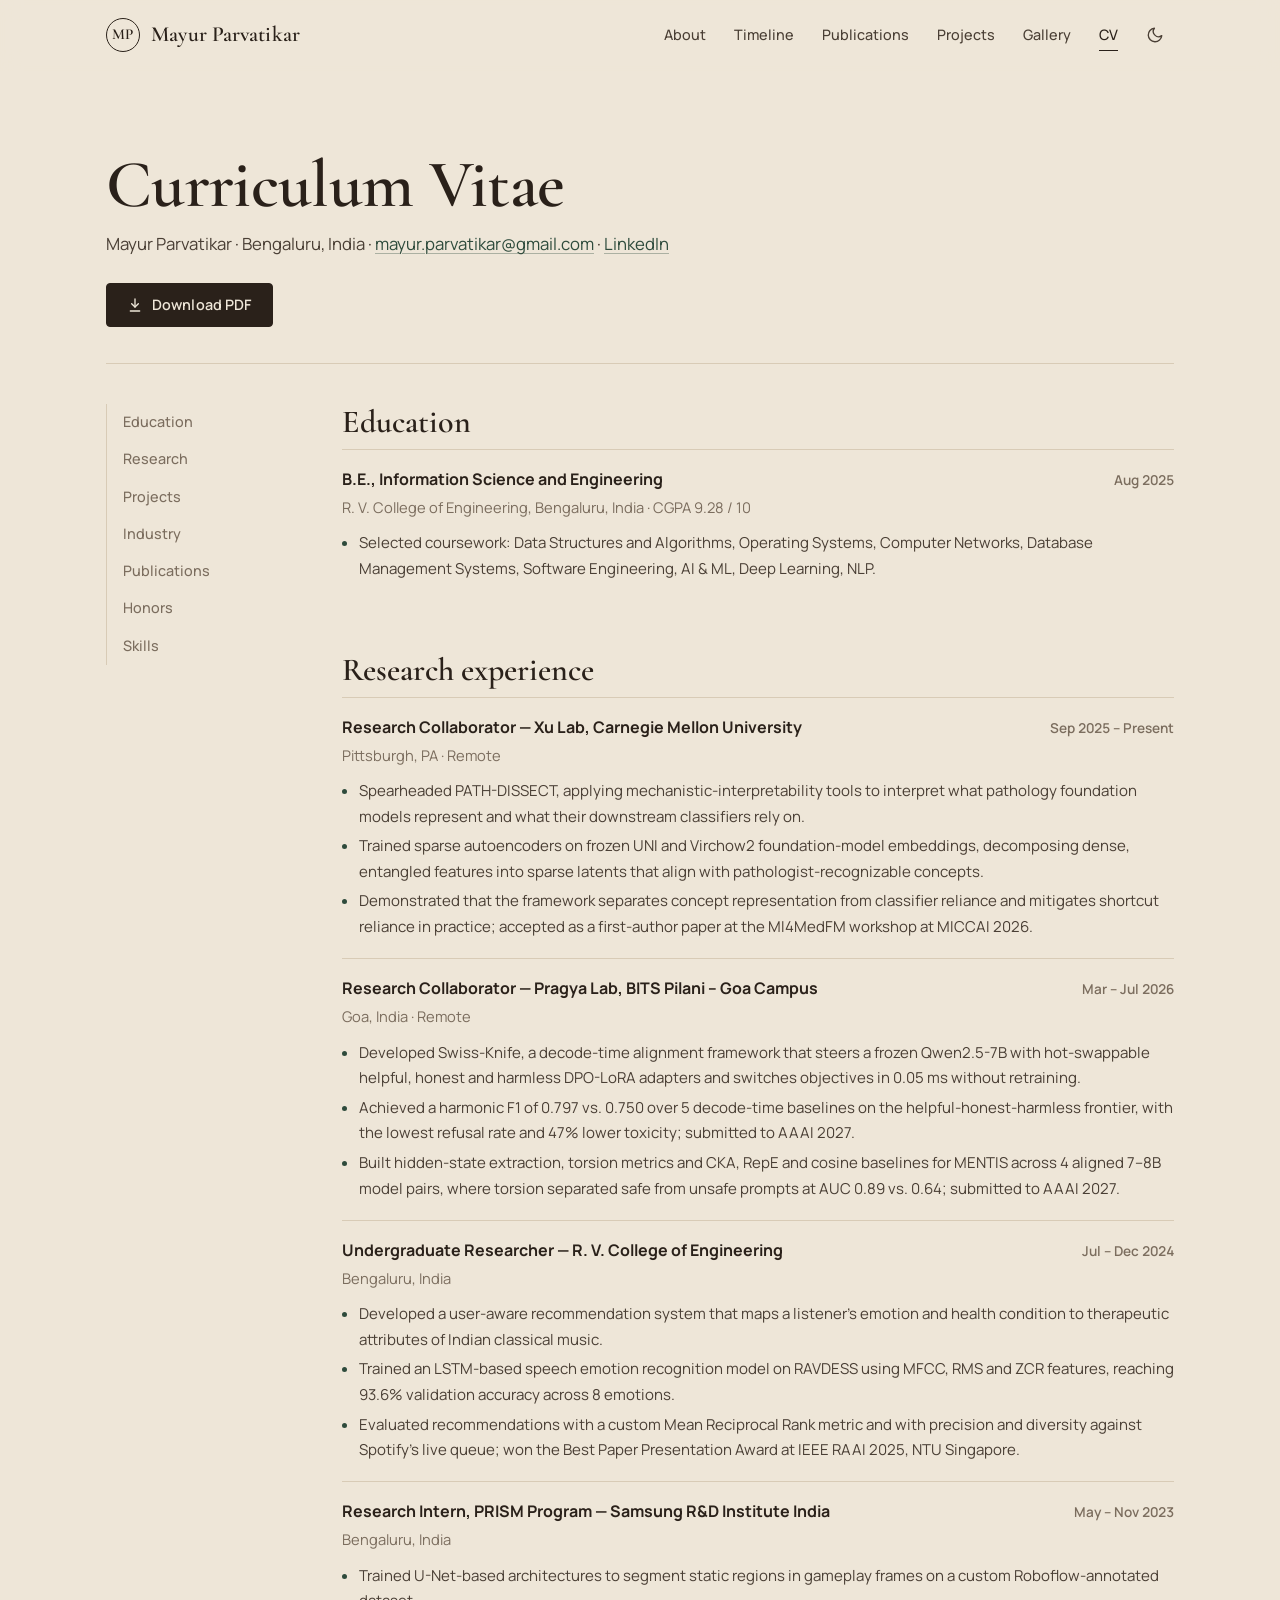
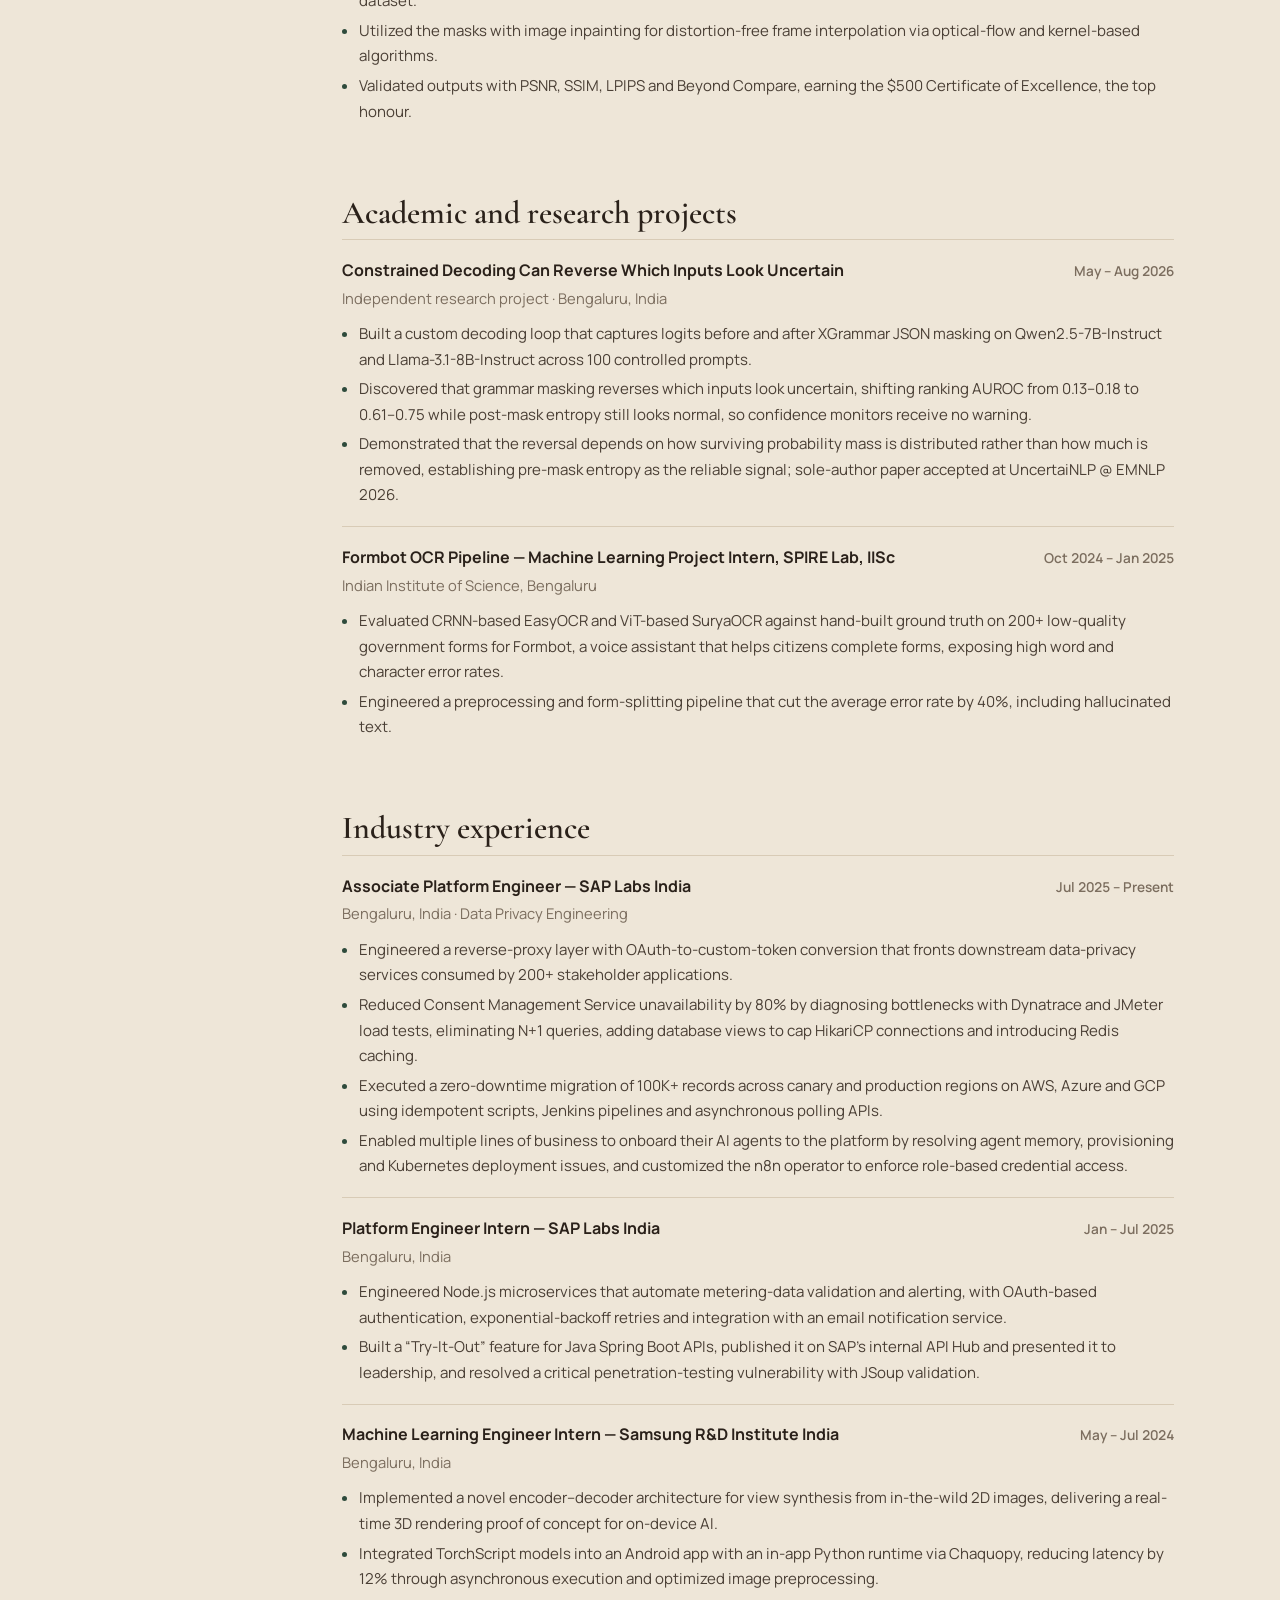
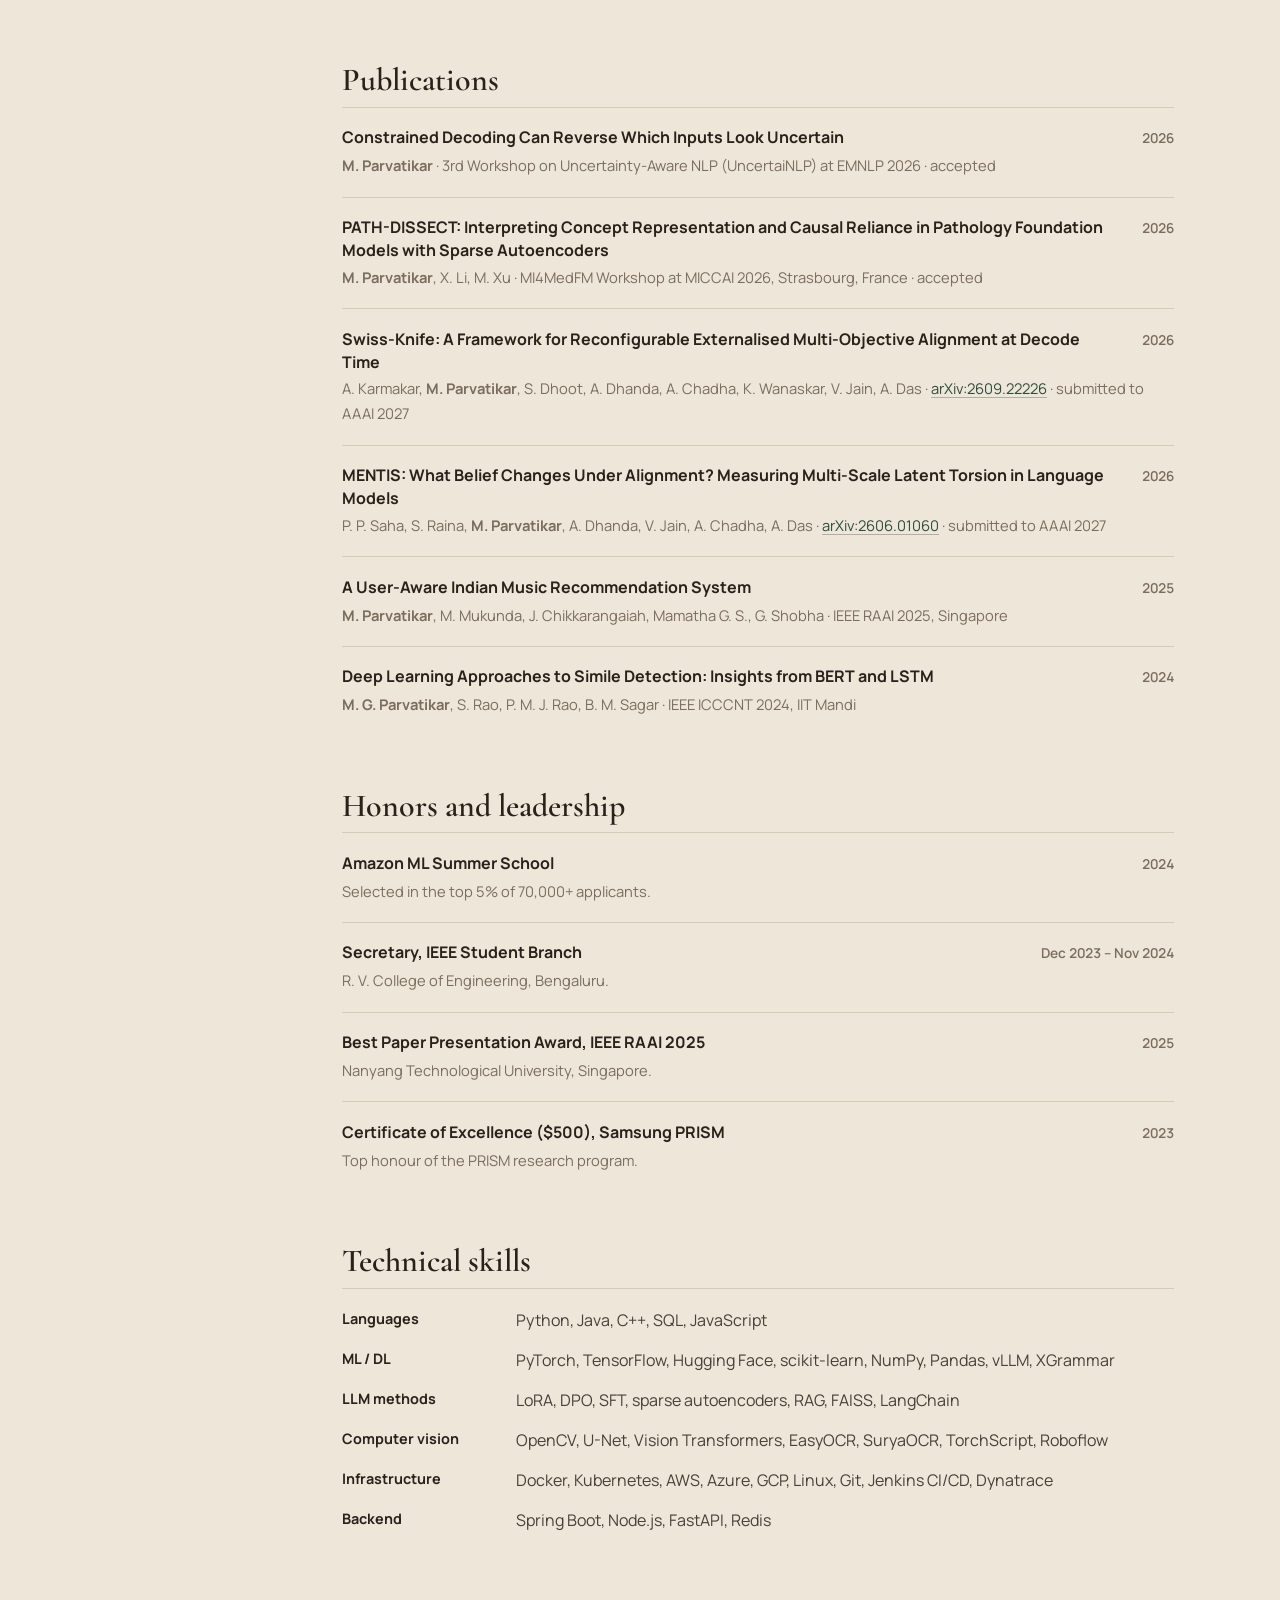
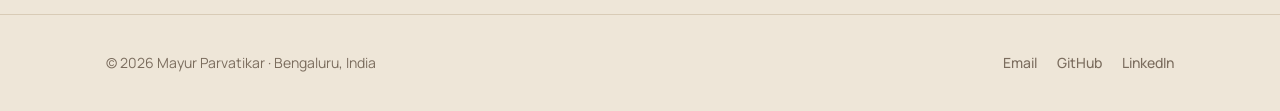
<file: cv.html>
<!DOCTYPE html>
<html lang="en">
<head>
<meta charset="utf-8">
<meta name="viewport" content="width=device-width, initial-scale=1">
<title>CV · Mayur Parvatikar</title>
<meta name="description" content="Curriculum vitae of Mayur Parvatikar: education, research, industry experience, publications, awards, and skills.">
<meta name="theme-color" content="#eee6d8">
<link rel="icon" href="assets/img/mark.svg" type="image/svg+xml">
<link rel="preconnect" href="https://fonts.googleapis.com">
<link rel="preconnect" href="https://fonts.gstatic.com" crossorigin>
<link rel="stylesheet" href="https://fonts.googleapis.com/css2?family=Cormorant+Garamond:ital,wght@0,500;0,600;1,500;1,600&family=Manrope:wght@400;500;600;700&display=swap">
<link rel="stylesheet" href="assets/css/site.css">
<script>try{var t=localStorage.getItem("theme");if(t)document.documentElement.setAttribute("data-theme",t)}catch(e){}</script>
</head>
<body>
<a class="skip-link" href="#main">Skip to content</a>

<header class="site-header">
  <div class="wrap header-inner">
    <a class="brand" href="index.html">
      <span class="brand-mark" aria-hidden="true">MP</span>
      <span>Mayur Parvatikar</span>
    </a>
    <div class="header-right">
      <nav class="nav" id="site-nav" aria-label="Primary">
        <a href="index.html">About</a>
        <a href="index.html#timeline">Timeline</a>
        <a href="publications.html">Publications</a>
        <a href="projects.html">Projects</a>
        <a href="index.html#gallery">Gallery</a>
        <a href="cv.html" aria-current="page">CV</a>
      </nav>
      <button class="icon-btn" type="button" data-theme-toggle aria-label="Toggle dark mode">
        <svg class="i-moon" viewBox="0 0 24 24" fill="none" stroke="currentColor" stroke-width="1.8" stroke-linecap="round" stroke-linejoin="round" aria-hidden="true"><path d="M21 12.8A9 9 0 1 1 11.2 3a7 7 0 0 0 9.8 9.8z"/></svg>
        <svg class="i-sun" viewBox="0 0 24 24" fill="none" stroke="currentColor" stroke-width="1.8" stroke-linecap="round" aria-hidden="true"><circle cx="12" cy="12" r="4"/><path d="M12 2v2M12 20v2M4.9 4.9l1.4 1.4M17.7 17.7l1.4 1.4M2 12h2M20 12h2M4.9 19.1l1.4-1.4M17.7 6.3l1.4-1.4"/></svg>
      </button>
      <button class="icon-btn menu-btn" type="button" data-menu-toggle aria-controls="site-nav" aria-expanded="false" aria-label="Menu">
        <svg viewBox="0 0 24 24" fill="none" stroke="currentColor" stroke-width="1.8" stroke-linecap="round" aria-hidden="true"><path d="M4 7h16M4 12h16M4 17h16"/></svg>
      </button>
    </div>
  </div>
</header>

<main id="main">
  <div class="wrap">
    <header class="page-head">
      <h1>Curriculum Vitae</h1>
      <p>Mayur Parvatikar · Bengaluru, India · <a href="mailto:mayur.parvatikar@gmail.com">mayur.parvatikar@gmail.com</a> · <a href="https://www.linkedin.com/in/mayurparvatikar" target="_blank" rel="noopener">LinkedIn</a></p>
      <div class="actions">
        <a class="btn btn-primary" href="assets/Mayur_Parvatikar_CV.pdf" download="Mayur_Parvatikar_CV.pdf">
          <svg viewBox="0 0 24 24" fill="none" stroke="currentColor" stroke-width="2" stroke-linecap="round" stroke-linejoin="round" aria-hidden="true"><path d="M12 3v12"/><path d="m7 10 5 5 5-5"/><path d="M5 21h14"/></svg>
          Download PDF
        </a>
      </div>
    </header>

    <div class="page-body cv-layout">
      <nav class="cv-toc" aria-label="CV sections">
        <ul>
          <li><a href="#education">Education</a></li>
          <li><a href="#research">Research</a></li>
          <li><a href="#projects">Projects</a></li>
          <li><a href="#experience">Industry</a></li>
          <li><a href="#publications">Publications</a></li>
          <li><a href="#achievements">Honors</a></li>
          <li><a href="#skills">Skills</a></li>
        </ul>
      </nav>

      <div>
        <section class="cv-section" id="education">
          <h2>Education</h2>
          <div class="cv-entry">
            <h3>B.E., Information Science and Engineering</h3>
            <span class="when">Aug 2025</span>
            <p class="where">R. V. College of Engineering, Bengaluru, India · CGPA 9.28 / 10</p>
            <ul>
              <li>Selected coursework: Data Structures and Algorithms, Operating Systems, Computer Networks, Database Management Systems, Software Engineering, AI &amp; ML, Deep Learning, NLP.</li>
            </ul>
          </div>
        </section>

        <section class="cv-section" id="research">
          <h2>Research experience</h2>
          <div class="cv-entry">
            <h3>Research Collaborator — Xu Lab, Carnegie Mellon University</h3>
            <span class="when">Sep 2025 – Present</span>
            <p class="where">Pittsburgh, PA · Remote</p>
            <ul>
              <li>Spearheaded PATH-DISSECT, applying mechanistic-interpretability tools to interpret what pathology foundation models represent and what their downstream classifiers rely on.</li>
              <li>Trained sparse autoencoders on frozen UNI and Virchow2 foundation-model embeddings, decomposing dense, entangled features into sparse latents that align with pathologist-recognizable concepts.</li>
              <li>Demonstrated that the framework separates concept representation from classifier reliance and mitigates shortcut reliance in practice; accepted as a first-author paper at the MI4MedFM workshop at MICCAI 2026.</li>
            </ul>
          </div>

          <div class="cv-entry">
            <h3>Research Collaborator — Pragya Lab, BITS Pilani – Goa Campus</h3>
            <span class="when">Mar – Jul 2026</span>
            <p class="where">Goa, India · Remote</p>
            <ul>
              <li>Developed Swiss-Knife, a decode-time alignment framework that steers a frozen Qwen2.5-7B with hot-swappable helpful, honest and harmless DPO-LoRA adapters and switches objectives in 0.05 ms without retraining.</li>
              <li>Achieved a harmonic F1 of 0.797 vs. 0.750 over 5 decode-time baselines on the helpful-honest-harmless frontier, with the lowest refusal rate and 47% lower toxicity; submitted to AAAI 2027.</li>
              <li>Built hidden-state extraction, torsion metrics and CKA, RepE and cosine baselines for MENTIS across 4 aligned 7–8B model pairs, where torsion separated safe from unsafe prompts at AUC 0.89 vs. 0.64; submitted to AAAI 2027.</li>
            </ul>
          </div>

          <div class="cv-entry">
            <h3>Undergraduate Researcher — R. V. College of Engineering</h3>
            <span class="when">Jul – Dec 2024</span>
            <p class="where">Bengaluru, India</p>
            <ul>
              <li>Developed a user-aware recommendation system that maps a listener’s emotion and health condition to therapeutic attributes of Indian classical music.</li>
              <li>Trained an LSTM-based speech emotion recognition model on RAVDESS using MFCC, RMS and ZCR features, reaching 93.6% validation accuracy across 8 emotions.</li>
              <li>Evaluated recommendations with a custom Mean Reciprocal Rank metric and with precision and diversity against Spotify’s live queue; won the Best Paper Presentation Award at IEEE RAAI 2025, NTU Singapore.</li>
            </ul>
          </div>

          <div class="cv-entry">
            <h3>Research Intern, PRISM Program — Samsung R&amp;D Institute India</h3>
            <span class="when">May – Nov 2023</span>
            <p class="where">Bengaluru, India</p>
            <ul>
              <li>Trained U-Net-based architectures to segment static regions in gameplay frames on a custom Roboflow-annotated dataset.</li>
              <li>Utilized the masks with image inpainting for distortion-free frame interpolation via optical-flow and kernel-based algorithms.</li>
              <li>Validated outputs with PSNR, SSIM, LPIPS and Beyond Compare, earning the $500 Certificate of Excellence, the top honour.</li>
            </ul>
          </div>
        </section>

        <section class="cv-section" id="projects">
          <h2>Academic and research projects</h2>
          <div class="cv-entry">
            <h3>Constrained Decoding Can Reverse Which Inputs Look Uncertain</h3>
            <span class="when">May – Aug 2026</span>
            <p class="where">Independent research project · Bengaluru, India</p>
            <ul>
              <li>Built a custom decoding loop that captures logits before and after XGrammar JSON masking on Qwen2.5-7B-Instruct and Llama-3.1-8B-Instruct across 100 controlled prompts.</li>
              <li>Discovered that grammar masking reverses which inputs look uncertain, shifting ranking AUROC from 0.13–0.18 to 0.61–0.75 while post-mask entropy still looks normal, so confidence monitors receive no warning.</li>
              <li>Demonstrated that the reversal depends on how surviving probability mass is distributed rather than how much is removed, establishing pre-mask entropy as the reliable signal; sole-author paper accepted at UncertaiNLP @ EMNLP 2026.</li>
            </ul>
          </div>

          <div class="cv-entry">
            <h3>Formbot OCR Pipeline — Machine Learning Project Intern, SPIRE Lab, IISc</h3>
            <span class="when">Oct 2024 – Jan 2025</span>
            <p class="where">Indian Institute of Science, Bengaluru</p>
            <ul>
              <li>Evaluated CRNN-based EasyOCR and ViT-based SuryaOCR against hand-built ground truth on 200+ low-quality government forms for Formbot, a voice assistant that helps citizens complete forms, exposing high word and character error rates.</li>
              <li>Engineered a preprocessing and form-splitting pipeline that cut the average error rate by 40%, including hallucinated text.</li>
            </ul>
          </div>
        </section>

        <section class="cv-section" id="experience">
          <h2>Industry experience</h2>
          <div class="cv-entry">
            <h3>Associate Platform Engineer — SAP Labs India</h3>
            <span class="when">Jul 2025 – Present</span>
            <p class="where">Bengaluru, India · Data Privacy Engineering</p>
            <ul>
              <li>Engineered a reverse-proxy layer with OAuth-to-custom-token conversion that fronts downstream data-privacy services consumed by 200+ stakeholder applications.</li>
              <li>Reduced Consent Management Service unavailability by 80% by diagnosing bottlenecks with Dynatrace and JMeter load tests, eliminating N+1 queries, adding database views to cap HikariCP connections and introducing Redis caching.</li>
              <li>Executed a zero-downtime migration of 100K+ records across canary and production regions on AWS, Azure and GCP using idempotent scripts, Jenkins pipelines and asynchronous polling APIs.</li>
              <li>Enabled multiple lines of business to onboard their AI agents to the platform by resolving agent memory, provisioning and Kubernetes deployment issues, and customized the n8n operator to enforce role-based credential access.</li>
            </ul>
          </div>

          <div class="cv-entry">
            <h3>Platform Engineer Intern — SAP Labs India</h3>
            <span class="when">Jan – Jul 2025</span>
            <p class="where">Bengaluru, India</p>
            <ul>
              <li>Engineered Node.js microservices that automate metering-data validation and alerting, with OAuth-based authentication, exponential-backoff retries and integration with an email notification service.</li>
              <li>Built a “Try-It-Out” feature for Java Spring Boot APIs, published it on SAP’s internal API Hub and presented it to leadership, and resolved a critical penetration-testing vulnerability with JSoup validation.</li>
            </ul>
          </div>

          <div class="cv-entry">
            <h3>Machine Learning Engineer Intern — Samsung R&amp;D Institute India</h3>
            <span class="when">May – Jul 2024</span>
            <p class="where">Bengaluru, India</p>
            <ul>
              <li>Implemented a novel encoder–decoder architecture for view synthesis from in-the-wild 2D images, delivering a real-time 3D rendering proof of concept for on-device AI.</li>
              <li>Integrated TorchScript models into an Android app with an in-app Python runtime via Chaquopy, reducing latency by 12% through asynchronous execution and optimized image preprocessing.</li>
            </ul>
          </div>
        </section>

        <section class="cv-section" id="publications">
          <h2>Publications</h2>
          <div class="cv-entry">
            <h3>Constrained Decoding Can Reverse Which Inputs Look Uncertain</h3>
            <span class="when">2026</span>
            <p class="where"><strong>M. Parvatikar</strong> · 3rd Workshop on Uncertainty-Aware NLP (UncertaiNLP) at EMNLP 2026 · accepted</p>
          </div>

          <div class="cv-entry">
            <h3>PATH-DISSECT: Interpreting Concept Representation and Causal Reliance in Pathology Foundation Models with Sparse Autoencoders</h3>
            <span class="when">2026</span>
            <p class="where"><strong>M. Parvatikar</strong>, X. Li, M. Xu · MI4MedFM Workshop at MICCAI 2026, Strasbourg, France · accepted</p>
          </div>

          <div class="cv-entry">
            <h3>Swiss-Knife: A Framework for Reconfigurable Externalised Multi-Objective Alignment at Decode Time</h3>
            <span class="when">2026</span>
            <p class="where">A. Karmakar, <strong>M. Parvatikar</strong>, S. Dhoot, A. Dhanda, A. Chadha, K. Wanaskar, V. Jain, A. Das · <a href="https://arxiv.org/abs/2609.22226" target="_blank" rel="noopener">arXiv:2609.22226</a> · submitted to AAAI 2027</p>
          </div>

          <div class="cv-entry">
            <h3>MENTIS: What Belief Changes Under Alignment? Measuring Multi-Scale Latent Torsion in Language Models</h3>
            <span class="when">2026</span>
            <p class="where">P. P. Saha, S. Raina, <strong>M. Parvatikar</strong>, A. Dhanda, V. Jain, A. Chadha, A. Das · <a href="https://arxiv.org/abs/2606.01060" target="_blank" rel="noopener">arXiv:2606.01060</a> · submitted to AAAI 2027</p>
          </div>

          <div class="cv-entry">
            <h3>A User-Aware Indian Music Recommendation System</h3>
            <span class="when">2025</span>
            <p class="where"><strong>M. Parvatikar</strong>, M. Mukunda, J. Chikkarangaiah, Mamatha G. S., G. Shobha · IEEE RAAI 2025, Singapore</p>
          </div>

          <div class="cv-entry">
            <h3>Deep Learning Approaches to Simile Detection: Insights from BERT and LSTM</h3>
            <span class="when">2024</span>
            <p class="where"><strong>M. G. Parvatikar</strong>, S. Rao, P. M. J. Rao, B. M. Sagar · IEEE ICCCNT 2024, IIT Mandi</p>
          </div>
        </section>

        <section class="cv-section" id="achievements">
          <h2>Honors and leadership</h2>
          <div class="cv-entry">
            <h3>Amazon ML Summer School</h3>
            <span class="when">2024</span>
            <p class="where">Selected in the top 5% of 70,000+ applicants.</p>
          </div>

          <div class="cv-entry">
            <h3>Secretary, IEEE Student Branch</h3>
            <span class="when">Dec 2023 – Nov 2024</span>
            <p class="where">R. V. College of Engineering, Bengaluru.</p>
          </div>

          <div class="cv-entry">
            <h3>Best Paper Presentation Award, IEEE RAAI 2025</h3>
            <span class="when">2025</span>
            <p class="where">Nanyang Technological University, Singapore.</p>
          </div>

          <div class="cv-entry">
            <h3>Certificate of Excellence ($500), Samsung PRISM</h3>
            <span class="when">2023</span>
            <p class="where">Top honour of the PRISM research program.</p>
          </div>
        </section>

        <section class="cv-section" id="skills">
          <h2>Technical skills</h2>
          <dl class="skills">
            <dt>Languages</dt><dd>Python, Java, C++, SQL, JavaScript</dd>
            <dt>ML / DL</dt><dd>PyTorch, TensorFlow, Hugging Face, scikit-learn, NumPy, Pandas, vLLM, XGrammar</dd>
            <dt>LLM methods</dt><dd>LoRA, DPO, SFT, sparse autoencoders, RAG, FAISS, LangChain</dd>
            <dt>Computer vision</dt><dd>OpenCV, U-Net, Vision Transformers, EasyOCR, SuryaOCR, TorchScript, Roboflow</dd>
            <dt>Infrastructure</dt><dd>Docker, Kubernetes, AWS, Azure, GCP, Linux, Git, Jenkins CI/CD, Dynatrace</dd>
            <dt>Backend</dt><dd>Spring Boot, Node.js, FastAPI, Redis</dd>
          </dl>
        </section>
      </div>
    </div>
  </div>
</main>

<footer class="site-footer">
  <div class="wrap footer-inner">
    <p>© <span data-year>2026</span> Mayur Parvatikar · Bengaluru, India</p>
    <nav class="footer-links" aria-label="Elsewhere">
      <a href="mailto:mayur.parvatikar@gmail.com">Email</a>
      <a href="https://github.com/mayurgp25" target="_blank" rel="noopener">GitHub</a>
      <a href="https://www.linkedin.com/in/mayurparvatikar" target="_blank" rel="noopener">LinkedIn</a>
    </nav>
  </div>
</footer>

<script src="assets/js/main.js"></script>
</body>
</html>
</file>
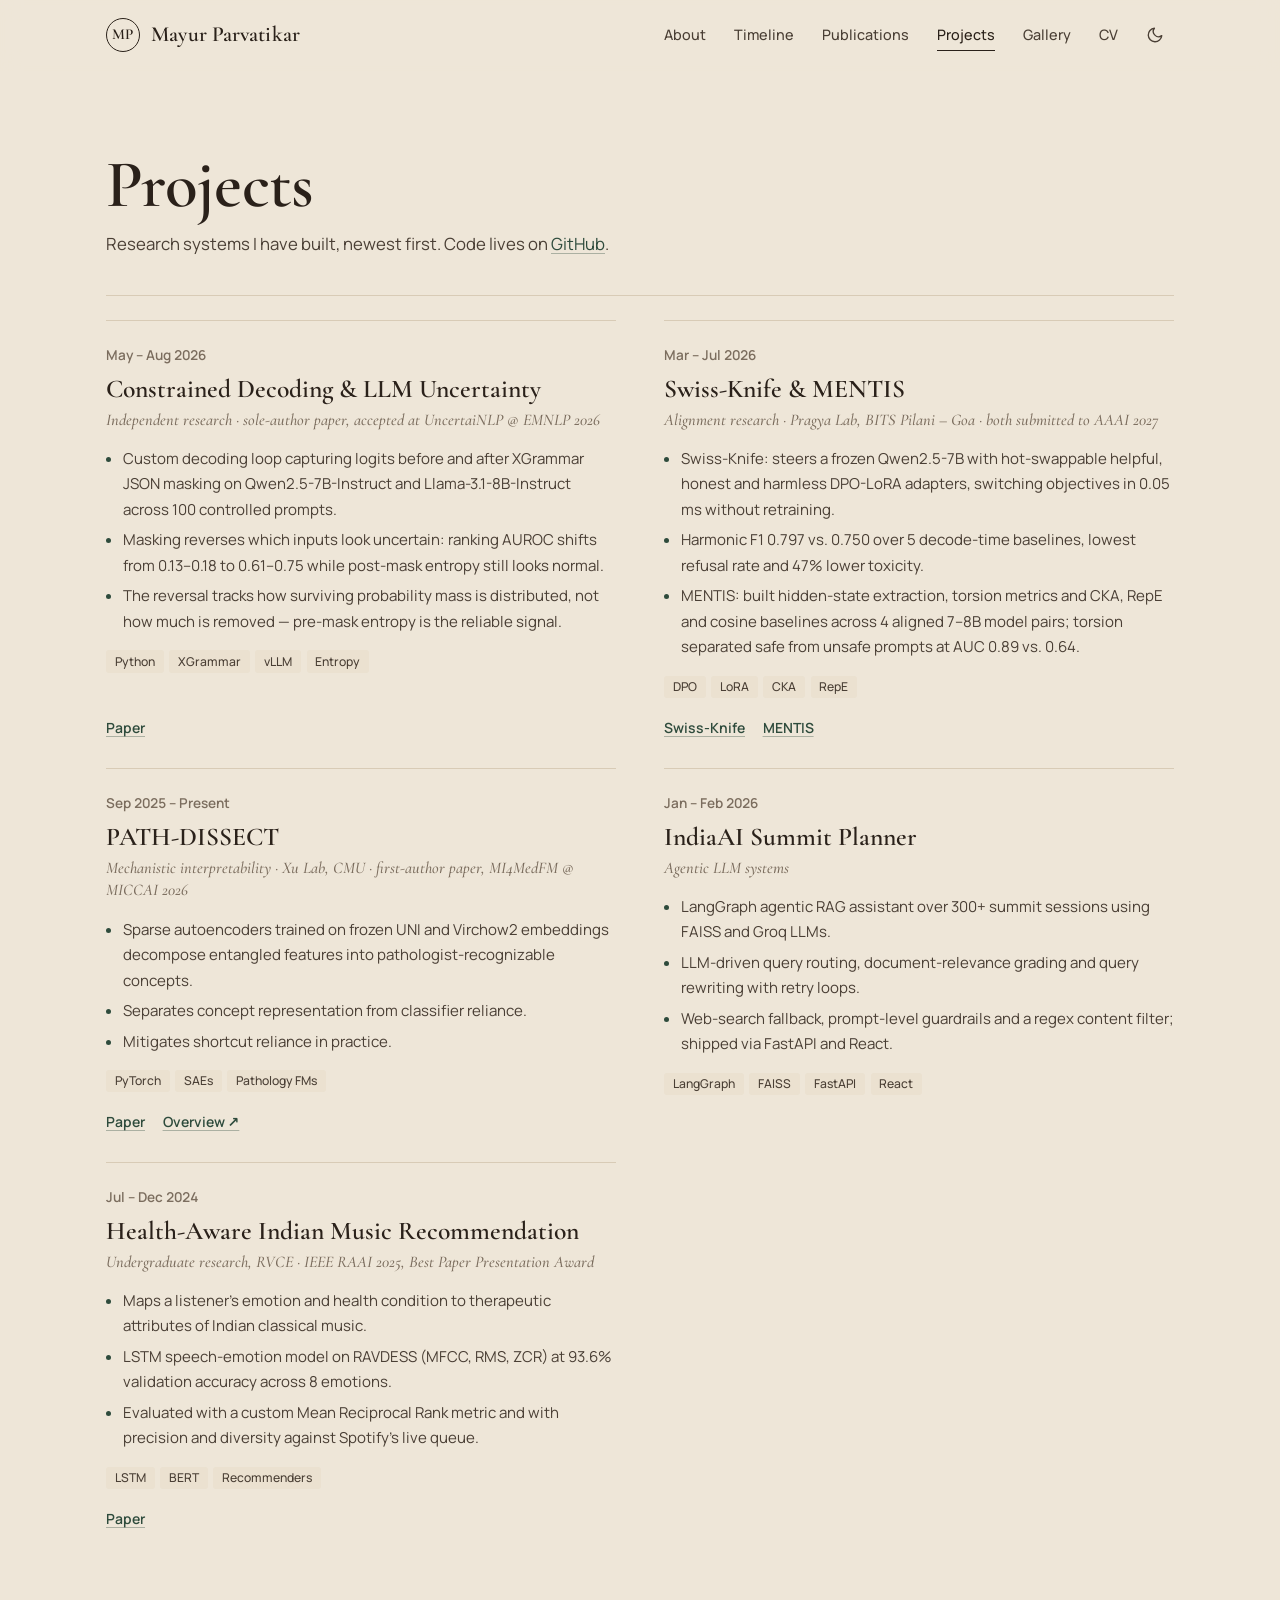
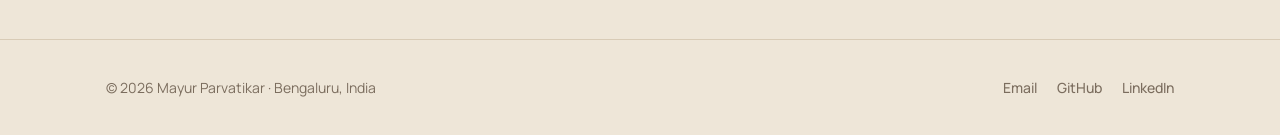
<file: projects.html>
<!DOCTYPE html>
<html lang="en">
<head>
<meta charset="utf-8">
<meta name="viewport" content="width=device-width, initial-scale=1">
<title>Projects · Mayur Parvatikar</title>
<meta name="description" content="Research projects and systems built by Mayur Parvatikar.">
<meta name="theme-color" content="#eee6d8">
<link rel="icon" href="assets/img/mark.svg" type="image/svg+xml">
<link rel="preconnect" href="https://fonts.googleapis.com">
<link rel="preconnect" href="https://fonts.gstatic.com" crossorigin>
<link rel="stylesheet" href="https://fonts.googleapis.com/css2?family=Cormorant+Garamond:ital,wght@0,500;0,600;1,500;1,600&family=Manrope:wght@400;500;600;700&display=swap">
<link rel="stylesheet" href="assets/css/site.css">
<script>try{var t=localStorage.getItem("theme");if(t)document.documentElement.setAttribute("data-theme",t)}catch(e){}</script>
</head>
<body>
<a class="skip-link" href="#main">Skip to content</a>

<header class="site-header">
  <div class="wrap header-inner">
    <a class="brand" href="index.html">
      <span class="brand-mark" aria-hidden="true">MP</span>
      <span>Mayur Parvatikar</span>
    </a>
    <div class="header-right">
      <nav class="nav" id="site-nav" aria-label="Primary">
        <a href="index.html">About</a>
        <a href="index.html#timeline">Timeline</a>
        <a href="publications.html">Publications</a>
        <a href="projects.html" aria-current="page">Projects</a>
        <a href="index.html#gallery">Gallery</a>
        <a href="cv.html">CV</a>
      </nav>
      <button class="icon-btn" type="button" data-theme-toggle aria-label="Toggle dark mode">
        <svg class="i-moon" viewBox="0 0 24 24" fill="none" stroke="currentColor" stroke-width="1.8" stroke-linecap="round" stroke-linejoin="round" aria-hidden="true"><path d="M21 12.8A9 9 0 1 1 11.2 3a7 7 0 0 0 9.8 9.8z"/></svg>
        <svg class="i-sun" viewBox="0 0 24 24" fill="none" stroke="currentColor" stroke-width="1.8" stroke-linecap="round" aria-hidden="true"><circle cx="12" cy="12" r="4"/><path d="M12 2v2M12 20v2M4.9 4.9l1.4 1.4M17.7 17.7l1.4 1.4M2 12h2M20 12h2M4.9 19.1l1.4-1.4M17.7 6.3l1.4-1.4"/></svg>
      </button>
      <button class="icon-btn menu-btn" type="button" data-menu-toggle aria-controls="site-nav" aria-expanded="false" aria-label="Menu">
        <svg viewBox="0 0 24 24" fill="none" stroke="currentColor" stroke-width="1.8" stroke-linecap="round" aria-hidden="true"><path d="M4 7h16M4 12h16M4 17h16"/></svg>
      </button>
    </div>
  </div>
</header>

<main id="main">
  <div class="wrap">
    <header class="page-head">
      <h1>Projects</h1>
      <p>Research systems I have built, newest first. Code lives on <a href="https://github.com/mayurgp25" target="_blank" rel="noopener">GitHub</a>.</p>
    </header>

    <div class="page-body">
      <div class="project-grid">

        <article class="project reveal" id="uncertainty">
          <span class="num">May – Aug 2026</span>
          <h3>Constrained Decoding &amp; LLM Uncertainty</h3>
          <p class="kind">Independent research · sole-author paper, accepted at UncertaiNLP @ EMNLP 2026</p>
          <ul>
            <li>Custom decoding loop capturing logits before and after XGrammar JSON masking on Qwen2.5-7B-Instruct and Llama-3.1-8B-Instruct across 100 controlled prompts.</li>
            <li>Masking reverses which inputs look uncertain: ranking AUROC shifts from 0.13–0.18 to 0.61–0.75 while post-mask entropy still looks normal.</li>
            <li>The reversal tracks how surviving probability mass is distributed, not how much is removed — pre-mask entropy is the reliable signal.</li>
          </ul>
          <div class="tags"><span class="tag">Python</span><span class="tag">XGrammar</span><span class="tag">vLLM</span><span class="tag">Entropy</span></div>
          <div class="card-links"><a href="publications.html#uncertainty">Paper</a></div>
        </article>

        <article class="project reveal" id="alignment">
          <span class="num">Mar – Jul 2026</span>
          <h3>Swiss-Knife &amp; MENTIS</h3>
          <p class="kind">Alignment research · Pragya Lab, BITS Pilani – Goa · both submitted to AAAI 2027</p>
          <ul>
            <li>Swiss-Knife: steers a frozen Qwen2.5-7B with hot-swappable helpful, honest and harmless DPO-LoRA adapters, switching objectives in 0.05 ms without retraining.</li>
            <li>Harmonic F1 0.797 vs. 0.750 over 5 decode-time baselines, lowest refusal rate and 47% lower toxicity.</li>
            <li>MENTIS: built hidden-state extraction, torsion metrics and CKA, RepE and cosine baselines across 4 aligned 7–8B model pairs; torsion separated safe from unsafe prompts at AUC 0.89 vs. 0.64.</li>
          </ul>
          <div class="tags"><span class="tag">DPO</span><span class="tag">LoRA</span><span class="tag">CKA</span><span class="tag">RepE</span></div>
          <div class="card-links"><a href="publications.html#swiss-knife">Swiss-Knife</a><a href="publications.html#mentis">MENTIS</a></div>
        </article>

        <article class="project reveal" id="path-dissect">
          <span class="num">Sep 2025 – Present</span>
          <h3>PATH-DISSECT</h3>
          <p class="kind">Mechanistic interpretability · Xu Lab, CMU · first-author paper, MI4MedFM @ MICCAI 2026</p>
          <ul>
            <li>Sparse autoencoders trained on frozen UNI and Virchow2 embeddings decompose entangled features into pathologist-recognizable concepts.</li>
            <li>Separates concept representation from classifier reliance.</li>
            <li>Mitigates shortcut reliance in practice.</li>
          </ul>
          <div class="tags"><span class="tag">PyTorch</span><span class="tag">SAEs</span><span class="tag">Pathology FMs</span></div>
          <div class="card-links">
            <a href="publications.html#path-dissect">Paper</a>
            <a href="https://claude.ai/artifact/VpfUEAo7BVs6aiAtDxrm1Q" target="_blank" rel="noopener">Overview ↗</a>
          </div>
        </article>

        <article class="project reveal" id="indiaai">
          <span class="num">Jan – Feb 2026</span>
          <h3>IndiaAI Summit Planner</h3>
          <p class="kind">Agentic LLM systems</p>
          <ul>
            <li>LangGraph agentic RAG assistant over 300+ summit sessions using FAISS and Groq LLMs.</li>
            <li>LLM-driven query routing, document-relevance grading and query rewriting with retry loops.</li>
            <li>Web-search fallback, prompt-level guardrails and a regex content filter; shipped via FastAPI and React.</li>
          </ul>
          <div class="tags"><span class="tag">LangGraph</span><span class="tag">FAISS</span><span class="tag">FastAPI</span><span class="tag">React</span></div>

        </article>

        <article class="project reveal" id="music">
          <span class="num">Jul – Dec 2024</span>
          <h3>Health-Aware Indian Music Recommendation</h3>
          <p class="kind">Undergraduate research, RVCE · IEEE RAAI 2025, Best Paper Presentation Award</p>
          <ul>
            <li>Maps a listener’s emotion and health condition to therapeutic attributes of Indian classical music.</li>
            <li>LSTM speech-emotion model on RAVDESS (MFCC, RMS, ZCR) at 93.6% validation accuracy across 8 emotions.</li>
            <li>Evaluated with a custom Mean Reciprocal Rank metric and with precision and diversity against Spotify’s live queue.</li>
          </ul>
          <div class="tags"><span class="tag">LSTM</span><span class="tag">BERT</span><span class="tag">Recommenders</span></div>
          <div class="card-links"><a href="publications.html#music">Paper</a></div>
        </article>

      </div>
    </div>
  </div>
</main>

<footer class="site-footer">
  <div class="wrap footer-inner">
    <p>© <span data-year>2026</span> Mayur Parvatikar · Bengaluru, India</p>
    <nav class="footer-links" aria-label="Elsewhere">
      <a href="mailto:mayur.parvatikar@gmail.com">Email</a>
      <a href="https://github.com/mayurgp25" target="_blank" rel="noopener">GitHub</a>
      <a href="https://www.linkedin.com/in/mayurparvatikar" target="_blank" rel="noopener">LinkedIn</a>
    </nav>
  </div>
</footer>

<script src="assets/js/main.js"></script>
</body>
</html>
</file>
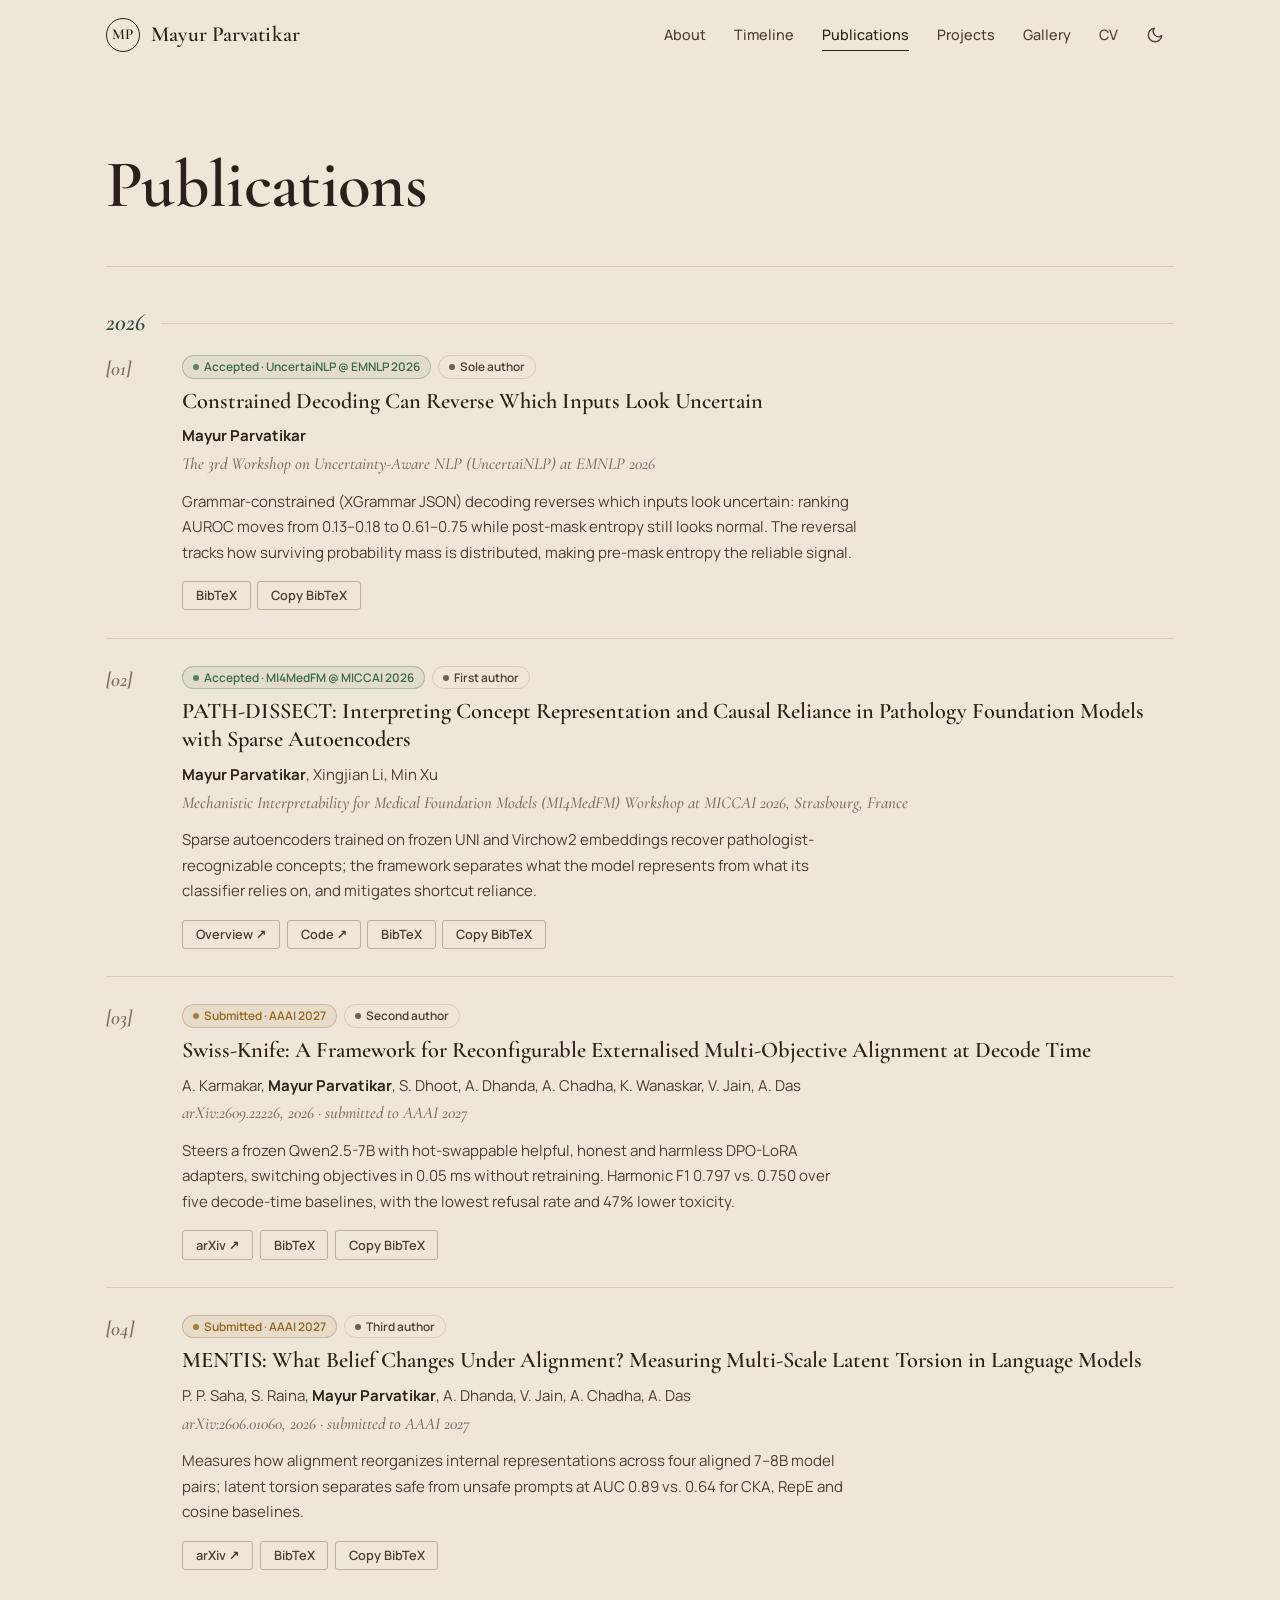
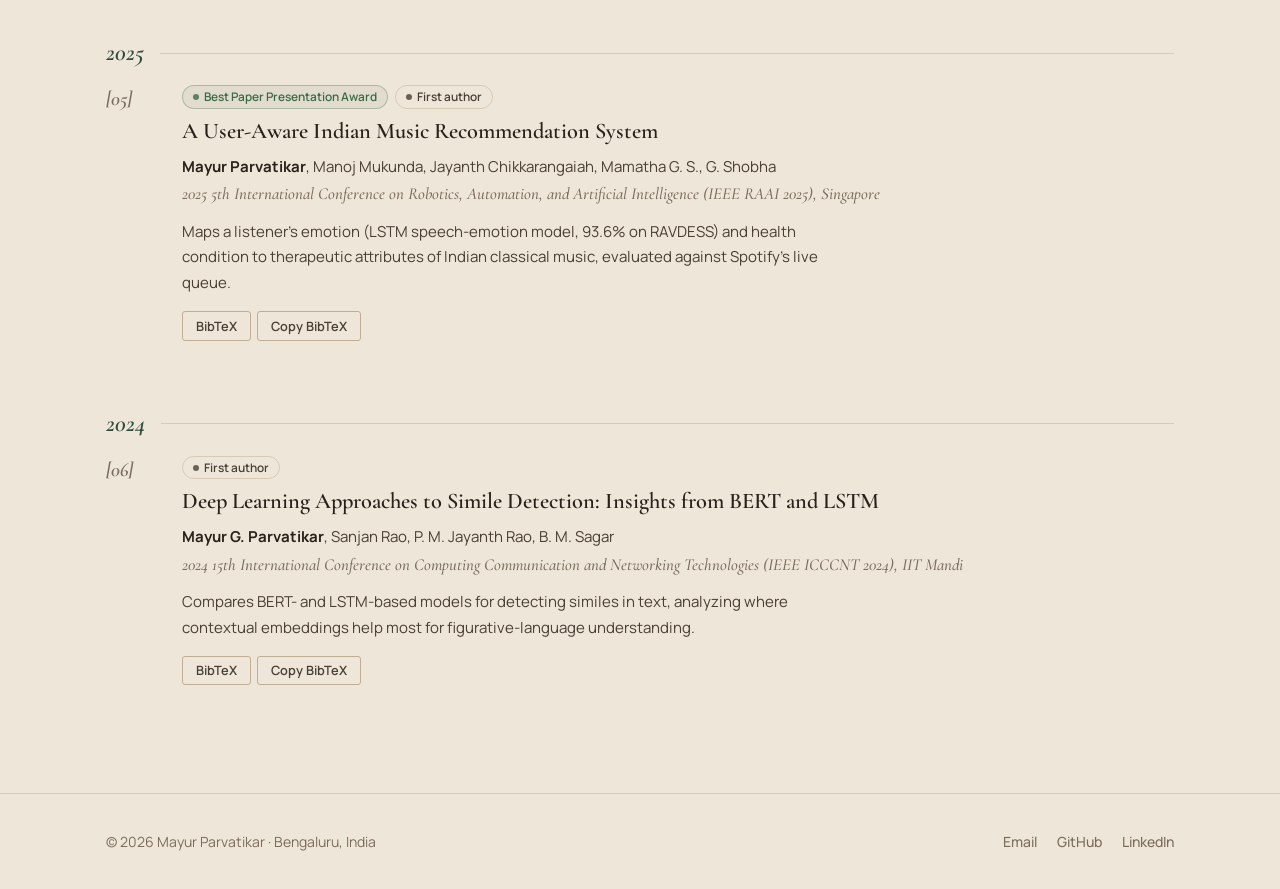
<file: publications.html>
<!DOCTYPE html>
<html lang="en">
<head>
<meta charset="utf-8">
<meta name="viewport" content="width=device-width, initial-scale=1">
<title>Publications · Mayur Parvatikar</title>
<meta name="description" content="Papers by Mayur Parvatikar on interpretability, alignment, recommendation, and NLP.">
<meta name="theme-color" content="#eee6d8">
<link rel="icon" href="assets/img/mark.svg" type="image/svg+xml">
<link rel="preconnect" href="https://fonts.googleapis.com">
<link rel="preconnect" href="https://fonts.gstatic.com" crossorigin>
<link rel="stylesheet" href="https://fonts.googleapis.com/css2?family=Cormorant+Garamond:ital,wght@0,500;0,600;1,500;1,600&family=Manrope:wght@400;500;600;700&display=swap">
<link rel="stylesheet" href="assets/css/site.css">
<script>try{var t=localStorage.getItem("theme");if(t)document.documentElement.setAttribute("data-theme",t)}catch(e){}</script>
</head>
<body>
<a class="skip-link" href="#main">Skip to content</a>

<header class="site-header">
  <div class="wrap header-inner">
    <a class="brand" href="index.html">
      <span class="brand-mark" aria-hidden="true">MP</span>
      <span>Mayur Parvatikar</span>
    </a>
    <div class="header-right">
      <nav class="nav" id="site-nav" aria-label="Primary">
        <a href="index.html">About</a>
        <a href="index.html#timeline">Timeline</a>
        <a href="publications.html" aria-current="page">Publications</a>
        <a href="projects.html">Projects</a>
        <a href="index.html#gallery">Gallery</a>
        <a href="cv.html">CV</a>
      </nav>
      <button class="icon-btn" type="button" data-theme-toggle aria-label="Toggle dark mode">
        <svg class="i-moon" viewBox="0 0 24 24" fill="none" stroke="currentColor" stroke-width="1.8" stroke-linecap="round" stroke-linejoin="round" aria-hidden="true"><path d="M21 12.8A9 9 0 1 1 11.2 3a7 7 0 0 0 9.8 9.8z"/></svg>
        <svg class="i-sun" viewBox="0 0 24 24" fill="none" stroke="currentColor" stroke-width="1.8" stroke-linecap="round" aria-hidden="true"><circle cx="12" cy="12" r="4"/><path d="M12 2v2M12 20v2M4.9 4.9l1.4 1.4M17.7 17.7l1.4 1.4M2 12h2M20 12h2M4.9 19.1l1.4-1.4M17.7 6.3l1.4-1.4"/></svg>
      </button>
      <button class="icon-btn menu-btn" type="button" data-menu-toggle aria-controls="site-nav" aria-expanded="false" aria-label="Menu">
        <svg viewBox="0 0 24 24" fill="none" stroke="currentColor" stroke-width="1.8" stroke-linecap="round" aria-hidden="true"><path d="M4 7h16M4 12h16M4 17h16"/></svg>
      </button>
    </div>
  </div>
</header>

<main id="main">
  <div class="wrap">
    <header class="page-head">
      <h1>Publications</h1>
    </header>

    <div class="page-body">

      <h2 class="group-label">2026</h2>
      <ul class="pub-list">

        <li class="pub-item reveal" id="uncertainty">
          <span class="pub-num">[01]</span>
          <div>
            <div class="meta-row">
              <span class="status status--ok">Accepted · UncertaiNLP @ EMNLP 2026</span>
              <span class="status">Sole author</span>
            </div>
            <h3>Constrained Decoding Can Reverse Which Inputs Look Uncertain</h3>
            <p class="authors"><span class="me">Mayur Parvatikar</span></p>
            <p class="venue">The 3rd Workshop on Uncertainty-Aware NLP (UncertaiNLP) at EMNLP 2026</p>
            <p class="tldr">Grammar-constrained (XGrammar JSON) decoding reverses which inputs look uncertain: ranking AUROC moves from
            0.13–0.18 to 0.61–0.75 while post-mask entropy still looks normal. The reversal tracks how surviving probability
            mass is distributed, making pre-mask entropy the reliable signal.</p>
            <div class="chip-row">
              <button class="chip" type="button" data-bibtex-toggle="bib-uncertainty" aria-expanded="false">BibTeX</button>
              <button class="chip" type="button" data-copy="bib-uncertainty">Copy BibTeX</button>
            </div>
            <pre class="bibtex" id="bib-uncertainty" hidden>@inproceedings{parvatikar2026constrained,
  title     = {Constrained Decoding Can Reverse Which Inputs Look Uncertain},
  author    = {Parvatikar, Mayur},
  booktitle = {Proceedings of the 3rd Workshop on Uncertainty-Aware NLP (UncertaiNLP)
               at EMNLP},
  year      = {2026}
}</pre>
          </div>
        </li>

        <li class="pub-item reveal" id="path-dissect">
          <span class="pub-num">[02]</span>
          <div>
            <div class="meta-row">
              <span class="status status--ok">Accepted · MI4MedFM @ MICCAI 2026</span>
              <span class="status">First author</span>
            </div>
            <h3>PATH-DISSECT: Interpreting Concept Representation and Causal Reliance in Pathology Foundation Models with Sparse Autoencoders</h3>
            <p class="authors"><span class="me">Mayur Parvatikar</span>, Xingjian Li, Min Xu</p>
            <p class="venue">Mechanistic Interpretability for Medical Foundation Models (MI4MedFM) Workshop at MICCAI 2026, Strasbourg, France</p>
            <p class="tldr">Sparse autoencoders trained on frozen UNI and Virchow2 embeddings recover pathologist-recognizable concepts; the
            framework separates what the model represents from what its classifier relies on, and mitigates shortcut reliance.</p>
            <div class="chip-row">
              <a class="chip" href="https://claude.ai/artifact/VpfUEAo7BVs6aiAtDxrm1Q" target="_blank" rel="noopener">Overview ↗</a>
              <a class="chip" href="https://github.com/MayurGP25/PATH-DISSECT" target="_blank" rel="noopener">Code ↗</a>
              <button class="chip" type="button" data-bibtex-toggle="bib-path-dissect" aria-expanded="false">BibTeX</button>
              <button class="chip" type="button" data-copy="bib-path-dissect">Copy BibTeX</button>
            </div>
            <pre class="bibtex" id="bib-path-dissect" hidden>@inproceedings{parvatikar2026pathdissect,
  title     = {{PATH-DISSECT}: Interpreting Concept Representation and Causal Reliance
               in Pathology Foundation Models with Sparse Autoencoders},
  author    = {Parvatikar, Mayur and Li, Xingjian and Xu, Min},
  booktitle = {Mechanistic Interpretability for Medical Foundation Models (MI4MedFM)
               Workshop at MICCAI},
  year      = {2026}
}</pre>
          </div>
        </li>

        <li class="pub-item reveal" id="swiss-knife">
          <span class="pub-num">[03]</span>
          <div>
            <div class="meta-row">
              <span class="status status--review">Submitted · AAAI 2027</span>
              <span class="status">Second author</span>
            </div>
            <h3>Swiss-Knife: A Framework for Reconfigurable Externalised Multi-Objective Alignment at Decode Time</h3>
            <p class="authors">A. Karmakar, <span class="me">Mayur Parvatikar</span>, S. Dhoot, A. Dhanda, A. Chadha, K. Wanaskar, V. Jain, A. Das</p>
            <p class="venue">arXiv:2609.22226, 2026 · submitted to AAAI 2027</p>
            <p class="tldr">Steers a frozen Qwen2.5-7B with hot-swappable helpful, honest and harmless DPO-LoRA adapters, switching objectives in
            0.05 ms without retraining. Harmonic F1 0.797 vs. 0.750 over five decode-time baselines, with the lowest refusal
            rate and 47% lower toxicity.</p>
            <div class="chip-row">
              <a class="chip" href="https://arxiv.org/abs/2609.22226" target="_blank" rel="noopener">arXiv ↗</a>
              <button class="chip" type="button" data-bibtex-toggle="bib-swiss-knife" aria-expanded="false">BibTeX</button>
              <button class="chip" type="button" data-copy="bib-swiss-knife">Copy BibTeX</button>
            </div>
            <pre class="bibtex" id="bib-swiss-knife" hidden>@article{karmakar2026swissknife,
  title   = {Swiss-Knife: A Framework for Reconfigurable Externalised Multi-Objective
             Alignment at Decode Time},
  author  = {Karmakar, A. and Parvatikar, Mayur and Dhoot, S. and Dhanda, A. and
             Chadha, A. and Wanaskar, K. and Jain, V. and Das, A.},
  journal = {arXiv preprint arXiv:2609.22226},
  year    = {2026}
}</pre>
          </div>
        </li>

        <li class="pub-item reveal" id="mentis">
          <span class="pub-num">[04]</span>
          <div>
            <div class="meta-row">
              <span class="status status--review">Submitted · AAAI 2027</span>
              <span class="status">Third author</span>
            </div>
            <h3>MENTIS: What Belief Changes Under Alignment? Measuring Multi-Scale Latent Torsion in Language Models</h3>
            <p class="authors">P. P. Saha, S. Raina, <span class="me">Mayur Parvatikar</span>, A. Dhanda, V. Jain, A. Chadha, A. Das</p>
            <p class="venue">arXiv:2606.01060, 2026 · submitted to AAAI 2027</p>
            <p class="tldr">Measures how alignment reorganizes internal representations across four aligned 7–8B model pairs; latent torsion
            separates safe from unsafe prompts at AUC 0.89 vs. 0.64 for CKA, RepE and cosine baselines.</p>
            <div class="chip-row">
              <a class="chip" href="https://arxiv.org/abs/2606.01060" target="_blank" rel="noopener">arXiv ↗</a>
              <button class="chip" type="button" data-bibtex-toggle="bib-mentis" aria-expanded="false">BibTeX</button>
              <button class="chip" type="button" data-copy="bib-mentis">Copy BibTeX</button>
            </div>
            <pre class="bibtex" id="bib-mentis" hidden>@article{saha2026mentis,
  title   = {{MENTIS}: What Belief Changes Under Alignment? Measuring Multi-Scale
             Latent Torsion in Language Models},
  author  = {Saha, P. P. and Raina, S. and Parvatikar, Mayur and Dhanda, A. and
             Jain, V. and Chadha, A. and Das, A.},
  journal = {arXiv preprint arXiv:2606.01060},
  year    = {2026}
}</pre>
          </div>
        </li>

      </ul>

      <h2 class="group-label">2025</h2>
      <ul class="pub-list">

        <li class="pub-item reveal" id="music">
          <span class="pub-num">[05]</span>
          <div>
            <div class="meta-row">
              <span class="status status--ok">Best Paper Presentation Award</span>
              <span class="status">First author</span>
            </div>
            <h3>A User-Aware Indian Music Recommendation System</h3>
            <p class="authors"><span class="me">Mayur Parvatikar</span>, Manoj Mukunda, Jayanth Chikkarangaiah, Mamatha G. S., G. Shobha</p>
            <p class="venue">2025 5th International Conference on Robotics, Automation, and Artificial Intelligence (IEEE RAAI 2025), Singapore</p>
            <p class="tldr">Maps a listener’s emotion (LSTM speech-emotion model, 93.6% on RAVDESS) and health condition to
            therapeutic attributes of Indian classical music, evaluated against Spotify’s live queue.</p>
            <div class="chip-row">
              <button class="chip" type="button" data-bibtex-toggle="bib-music" aria-expanded="false">BibTeX</button>
              <button class="chip" type="button" data-copy="bib-music">Copy BibTeX</button>
            </div>
            <pre class="bibtex" id="bib-music" hidden>@inproceedings{parvatikar2025useraware,
  title     = {A User-Aware Indian Music Recommendation System},
  author    = {Parvatikar, Mayur and Mukunda, Manoj and Chikkarangaiah, Jayanth
               and Mamatha, G. S. and Shobha, G.},
  booktitle = {International Conference on Robotics, Automation, and
               Artificial Intelligence (RAAI)},
  year      = {2025}
}</pre>
          </div>
        </li>

      </ul>

      <h2 class="group-label">2024</h2>
      <ul class="pub-list">

        <li class="pub-item reveal" id="simile">
          <span class="pub-num">[06]</span>
          <div>
            <div class="meta-row"><span class="status">First author</span></div>
            <h3>Deep Learning Approaches to Simile Detection: Insights from BERT and LSTM</h3>
            <p class="authors"><span class="me">Mayur G. Parvatikar</span>, Sanjan Rao, P. M. Jayanth Rao, B. M. Sagar</p>
            <p class="venue">2024 15th International Conference on Computing Communication and Networking Technologies (IEEE ICCCNT 2024), IIT Mandi</p>
            <p class="tldr">Compares BERT- and LSTM-based models for detecting similes in text, analyzing where contextual
            embeddings help most for figurative-language understanding.</p>
            <div class="chip-row">
              <button class="chip" type="button" data-bibtex-toggle="bib-simile" aria-expanded="false">BibTeX</button>
              <button class="chip" type="button" data-copy="bib-simile">Copy BibTeX</button>
            </div>
            <pre class="bibtex" id="bib-simile" hidden>@inproceedings{parvatikar2024simile,
  title     = {Deep Learning Approaches to Simile Detection: Insights from
               {BERT} and {LSTM}},
  author    = {Parvatikar, Mayur G. and Rao, Sanjan and Jayanth Rao, P. M.
               and Sagar, B. M.},
  booktitle = {International Conference on Computing, Communication and
               Networking Technologies (ICCCNT)},
  year      = {2024}
}</pre>
          </div>
        </li>

      </ul>
    </div>
  </div>
</main>

<footer class="site-footer">
  <div class="wrap footer-inner">
    <p>© <span data-year>2026</span> Mayur Parvatikar · Bengaluru, India</p>
    <nav class="footer-links" aria-label="Elsewhere">
      <a href="mailto:mayur.parvatikar@gmail.com">Email</a>
      <a href="https://github.com/mayurgp25" target="_blank" rel="noopener">GitHub</a>
      <a href="https://www.linkedin.com/in/mayurparvatikar" target="_blank" rel="noopener">LinkedIn</a>
    </nav>
  </div>
</footer>

<script src="assets/js/main.js"></script>
</body>
</html>
</file>
<file: assets/css/site.css>
/* ===========================================================================
   Mayur Parvatikar — site styles
   Beige paper, espresso ink, forest-green accent. One orchestrated motion:
   the experience timeline draws itself as you scroll.
   The dark palette is declared twice: system preference + manual toggle.
   =========================================================================== */

:root {
  --bg: #eee6d8;
  --bg-2: #e6dccb;
  --surface: #f8f3ea;
  --surface-2: #ebe1d0;
  --ink: #2a211a;
  --ink-2: #4a3f35;
  --muted: #7b6d5e;
  --line: #d8cbb6;
  --line-strong: #bfae95;

  --accent: #2e4b3c;
  --accent-soft: rgba(46, 75, 60, 0.09);
  --ok: #3b6a46;
  --warn: #93661c;

  /* timeline / category colours */
  --c-research: #2e4b3c;
  --c-paper: #7a3a3a;
  --c-industry: #86652a;
  --c-education: #3f5468;

  --invert-bg: #2a211a;
  --invert-ink: #f3ece0;

  --shadow: 0 1px 1px rgba(60, 40, 20, 0.04), 0 14px 32px -18px rgba(60, 40, 20, 0.28);

  --font-display: "Cormorant Garamond", "Iowan Old Style", "Palatino Linotype", Georgia, serif;
  --font-body: "Manrope", system-ui, -apple-system, "Segoe UI", Roboto, sans-serif;
  --font-mono: ui-monospace, "SFMono-Regular", Consolas, monospace;

  --wrap: 1140px;
  --gutter: clamp(1rem, 4vw, 2.25rem);
  --radius: 10px;

  color-scheme: light;
}

@media (prefers-color-scheme: dark) {
  :root:not([data-theme="light"]) {
    --bg: #1d1814;
    --bg-2: #231d18;
    --surface: #27211b;
    --surface-2: #30281f;
    --ink: #f0e7d9;
    --ink-2: #d2c6b5;
    --muted: #a09180;
    --line: #3a3128;
    --line-strong: #514538;
    --accent: #a4c4ad;
    --accent-soft: rgba(164, 196, 173, 0.12);
    --ok: #9cc8a5;
    --warn: #e0b56a;
    --c-research: #a4c4ad;
    --c-paper: #d99a92;
    --c-industry: #d9b56f;
    --c-education: #9fb6cc;
    --invert-bg: #f0e7d9;
    --invert-ink: #1d1814;
    --shadow: 0 1px 1px rgba(0, 0, 0, 0.3), 0 14px 32px -18px rgba(0, 0, 0, 0.7);
    color-scheme: dark;
  }
}

:root[data-theme="dark"] {
  --bg: #1d1814;
  --bg-2: #231d18;
  --surface: #27211b;
  --surface-2: #30281f;
  --ink: #f0e7d9;
  --ink-2: #d2c6b5;
  --muted: #a09180;
  --line: #3a3128;
  --line-strong: #514538;
  --accent: #a4c4ad;
  --accent-soft: rgba(164, 196, 173, 0.12);
  --ok: #9cc8a5;
  --warn: #e0b56a;
  --c-research: #a4c4ad;
  --c-paper: #d99a92;
  --c-industry: #d9b56f;
  --c-education: #9fb6cc;
  --invert-bg: #f0e7d9;
  --invert-ink: #1d1814;
  --shadow: 0 1px 1px rgba(0, 0, 0, 0.3), 0 14px 32px -18px rgba(0, 0, 0, 0.7);
  color-scheme: dark;
}

/* ------------------------------------------------------------------ base */
*, *::before, *::after { box-sizing: border-box; }

html { scroll-behavior: smooth; scroll-padding-top: 88px; -webkit-text-size-adjust: 100%; }

body {
  margin: 0;
  background: var(--bg);
  color: var(--ink);
  font: 400 1rem/1.7 var(--font-body);
  font-feature-settings: "tnum" 0;
  -webkit-font-smoothing: antialiased;
  text-rendering: optimizeLegibility;
  overflow-x: hidden;
}

img { max-width: 100%; height: auto; display: block; }

a {
  color: var(--accent);
  text-decoration: underline;
  text-decoration-thickness: 1px;
  text-underline-offset: 3px;
  text-decoration-color: color-mix(in srgb, var(--accent) 35%, transparent);
  transition: text-decoration-color .15s;
}
a:hover { text-decoration-color: currentColor; }

:focus-visible { outline: 2px solid var(--accent); outline-offset: 3px; border-radius: 4px; }
::selection { background: color-mix(in srgb, var(--accent) 18%, transparent); }
[hidden] { display: none !important; }

.wrap { max-width: var(--wrap); margin-inline: auto; padding-inline: var(--gutter); }

.skip-link {
  position: absolute; left: 1rem; top: -3rem; z-index: 100;
  padding: .5rem .9rem; border-radius: 6px;
  background: var(--ink); color: var(--bg); text-decoration: none;
}
.skip-link:focus { top: 1rem; }

/* ---------------------------------------------------------------- header */
.site-header {
  position: sticky; top: 0; z-index: 50;
  background: color-mix(in srgb, var(--bg) 88%, transparent);
  -webkit-backdrop-filter: blur(10px);
  backdrop-filter: blur(10px);
  border-bottom: 1px solid transparent;
  transition: border-color .2s ease;
}
.site-header.is-scrolled { border-bottom-color: var(--line); }

.header-inner { display: flex; align-items: center; justify-content: space-between; gap: 1rem; height: 70px; }

.brand { display: inline-flex; align-items: center; gap: .7rem; color: var(--ink); text-decoration: none; }
.brand > span:last-child { font: 600 1.35rem/1 var(--font-display); letter-spacing: .005em; }
.brand-mark {
  display: grid; place-items: center; width: 34px; height: 34px; border-radius: 50%;
  border: 1px solid var(--ink); color: var(--ink);
  font: 600 .95rem/1 var(--font-display); letter-spacing: .02em;
}

.header-right { display: flex; align-items: center; gap: .4rem; }

.nav { display: flex; align-items: center; gap: .25rem; }
.nav a {
  position: relative; color: var(--ink-2); text-decoration: none; font-size: .9rem; font-weight: 500;
  padding: .45rem .75rem;
}
.nav a::after {
  content: ""; position: absolute; left: .75rem; right: .75rem; bottom: .2rem; height: 1px;
  background: currentColor; transform: scaleX(0); transform-origin: left; transition: transform .25s ease;
}
.nav a:hover { color: var(--ink); }
.nav a:hover::after, .nav a[aria-current="page"]::after { transform: scaleX(1); }
.nav a[aria-current="page"] { color: var(--ink); }

.icon-btn {
  display: inline-grid; place-items: center; width: 38px; height: 38px;
  border: 0; border-radius: 50%; background: transparent; color: var(--ink-2); cursor: pointer;
}
.icon-btn:hover { background: var(--surface-2); color: var(--ink); }
.icon-btn svg { width: 18px; height: 18px; }

.i-sun { display: none; }
:root[data-theme="dark"] .i-sun { display: block; }
:root[data-theme="dark"] .i-moon { display: none; }
@media (prefers-color-scheme: dark) {
  :root:not([data-theme="light"]) .i-sun { display: block; }
  :root:not([data-theme="light"]) .i-moon { display: none; }
}

.menu-btn { display: none; }

@media (max-width: 860px) {
  .menu-btn { display: inline-grid; }
  .nav {
    display: none; position: absolute; top: 100%; left: 0; right: 0;
    flex-direction: column; align-items: stretch; gap: 0;
    padding: .5rem var(--gutter) 1rem; background: var(--bg); border-bottom: 1px solid var(--line);
  }
  .nav.is-open { display: flex; }
  .nav a { padding: .8rem 0; border-bottom: 1px solid var(--line); }
  .nav a::after { display: none; }
}

/* --------------------------------------------------------------- buttons */
.btn {
  display: inline-flex; align-items: center; gap: .55rem; height: 44px; padding: 0 1.25rem;
  border: 1px solid var(--line-strong); border-radius: 4px;
  background: transparent; color: var(--ink);
  font: 600 .9rem/1 var(--font-body); letter-spacing: .01em; text-decoration: none; white-space: nowrap;
  transition: border-color .15s, background .15s, color .15s;
}
.btn:hover { border-color: var(--ink); background: var(--surface); }
.btn svg { width: 16px; height: 16px; flex: none; }
.btn-primary { background: var(--ink); color: var(--bg); border-color: var(--ink); }
.btn-primary:hover { background: var(--accent); border-color: var(--accent); color: #f3ece0; }

.social { display: flex; align-items: center; gap: .1rem; margin-left: .25rem; }
.social a { display: grid; place-items: center; width: 40px; height: 40px; border-radius: 50%; color: var(--muted); transition: color .15s, background .15s; }
.social a:hover { color: var(--ink); background: var(--surface-2); }
.social svg { width: 18px; height: 18px; }

/* ---------------------------------------------------------------- banner */
.banner {
  display: flex; flex-wrap: wrap; align-items: center; gap: .6rem 1rem;
  margin-top: 1.25rem; padding: .8rem 1.1rem;
  border: 1px solid var(--line); border-left: 3px solid var(--accent);
  border-radius: 4px; background: var(--surface);
}
.banner .pill {
  padding: .3rem .55rem; border-radius: 3px;
  background: var(--accent); color: #f3ece0;
  font: 600 .72rem/1 var(--font-body); letter-spacing: .02em;
}
:root[data-theme="dark"] .banner .pill { color: var(--bg); }
.banner p { margin: 0; flex: 1; min-width: 14rem; color: var(--ink-2); font-size: .93rem; }
.banner .banner-link { font-weight: 600; font-size: .9rem; white-space: nowrap; }

/* ------------------------------------------------------------------ hero */
.hero {
  display: grid; grid-template-columns: minmax(0, 1fr) 340px; align-items: center;
  gap: clamp(2rem, 6vw, 5rem);
  padding-block: clamp(2.5rem, 7vw, 5rem) clamp(2.5rem, 6vw, 4rem);
}

.eyebrow {
  display: inline-flex; align-items: center; gap: .55rem; margin: 0;
  color: var(--accent); font: 600 .85rem/1 var(--font-body);
}
.eyebrow .pulse { width: 8px; height: 8px; border-radius: 50%; background: var(--ok); box-shadow: 0 0 0 4px color-mix(in srgb, var(--ok) 18%, transparent); }

.hero h1 {
  margin: 1rem 0 .4rem;
  font: 600 clamp(3rem, 7.5vw, 5.4rem)/.95 var(--font-display);
  letter-spacing: -.015em;
}
.hero .role { margin: 0 0 1.6rem; color: var(--muted); font-size: 1.02rem; font-weight: 500; }
.hero .lead {
  margin: 0; max-width: 58ch; color: var(--ink-2);
  font-size: clamp(1.04rem, 1.5vw, 1.12rem); line-height: 1.8;
}
.hero .lead + .lead { margin-top: 1rem; }
.hero .lead strong { color: var(--ink); font-weight: 600; }

.actions { display: flex; flex-wrap: wrap; align-items: center; gap: .6rem; margin-top: 2rem; }

.portrait { position: relative; margin: 0; }
.portrait-frame {
  position: relative; aspect-ratio: 4 / 5; padding: 10px;
  background: var(--surface); border: 1px solid var(--line); box-shadow: var(--shadow);
}
.portrait-frame::after {
  content: ""; position: absolute; inset: 0; z-index: -1;
  border: 1px solid var(--line-strong); transform: translate(16px, 16px);
}
.portrait-frame img { width: 100%; height: 100%; object-fit: cover; object-position: center 30%; }
.portrait figcaption {
  display: flex; justify-content: space-between; gap: 1rem; margin-top: 1.5rem;
  color: var(--muted); font: italic 500 1rem/1.3 var(--font-display);
}

@media (max-width: 860px) {
  .hero { grid-template-columns: 1fr; gap: 2rem; }
  .portrait { order: -1; width: min(240px, 65vw); }
  .portrait figcaption { font-size: .92rem; }
}

/* ----------------------------------------------------------------- stats */
.stats {
  display: grid; grid-template-columns: minmax(0, 1.9fr) repeat(3, minmax(0, 1fr));
  border-block: 1px solid var(--line);
}
.stats .stat--lead b { color: var(--accent); white-space: nowrap; }
.stat { padding: 1.4rem 1.5rem; }
.stat + .stat { border-left: 1px solid var(--line); }
.stat b { display: block; font: 600 2.6rem/1 var(--font-display); color: var(--ink); }
.stat span { display: block; margin-top: .4rem; color: var(--muted); font-size: .85rem; }

@media (max-width: 700px) {
  .stats { grid-template-columns: repeat(3, minmax(0, 1fr)); }
  .stat { padding: 1.2rem 1rem; }
  .stat--lead { grid-column: 1 / -1; }
  .stat--lead b { font-size: 2.2rem; }
  .stat:nth-child(2) { border-left: 0; }
  .stat:nth-child(n+2) { border-top: 1px solid var(--line); }
}

/* -------------------------------------------------------------- sections */
.section { padding-block: clamp(3.5rem, 8vw, 6rem); }
.section + .section { border-top: 1px solid var(--line); }

.section-head { display: flex; flex-wrap: wrap; align-items: flex-end; justify-content: space-between; gap: 1.25rem 2rem; margin-bottom: 2.5rem; }
.kicker { display: none; }
.section-head h2 { margin: 0; font: 600 clamp(2.2rem, 4.4vw, 3.1rem)/1.05 var(--font-display); letter-spacing: -.01em; }
.section-head .sub { margin: .7rem 0 0; max-width: 56ch; color: var(--muted); }

.link-arrow { display: inline-flex; align-items: center; gap: .35rem; font-weight: 600; font-size: .92rem; text-decoration: none; white-space: nowrap; }
.link-arrow svg { width: 15px; height: 15px; transition: transform .15s; }
.link-arrow:hover svg { transform: translate(2px, -2px); }

/* ------------------------------------------------------------------ news */
.news { margin: 0; padding: 0; list-style: none; max-width: 860px; }
.news li { display: grid; grid-template-columns: 110px minmax(0, 1fr); gap: 1.5rem; padding: 1.1rem 0; border-top: 1px solid var(--line); }
.news li:first-child { border-top: 0; padding-top: 0; }
.news time { color: var(--muted); font: 600 .85rem/1.9 var(--font-body); font-variant-numeric: tabular-nums; }
.news p { margin: 0; color: var(--ink-2); }
.news .dot { display: inline-block; width: 7px; height: 7px; margin-right: .55rem; border-radius: 50%; background: var(--ok); vertical-align: middle; }

@media (max-width: 640px) { .news li { grid-template-columns: 1fr; gap: .15rem; } }

/* ----------------------------------------------------------- focus areas */
.focus-grid { display: grid; grid-template-columns: repeat(3, minmax(0, 1fr)); gap: 0; border-top: 1px solid var(--ink); }
.focus-card { display: flex; flex-direction: column; padding: 1.6rem 1.75rem 0 0; }
.focus-card + .focus-card { padding-left: 1.75rem; border-left: 1px solid var(--line); }
.focus-card .num { color: var(--accent); font: italic 600 1.5rem/1 var(--font-display); }
.focus-card h3 { margin: .8rem 0 .55rem; font: 600 1.55rem/1.15 var(--font-display); }
.focus-card p { margin: 0; color: var(--ink-2); font-size: .95rem; }
.focus-card .related { margin: auto 0 0; padding-top: 1.2rem; color: var(--muted); font-size: .88rem; }

@media (max-width: 900px) {
  .focus-grid { grid-template-columns: 1fr; }
  .focus-card, .focus-card + .focus-card { padding: 1.5rem 0; border-left: 0; }
  .focus-card + .focus-card { border-top: 1px solid var(--line); }
}

/* -------------------------------------------------------------- timeline */
#timeline { background: var(--bg-2); border-top: 0 !important; margin-inline: calc(50% - 50vw); padding-inline: calc(50vw - 50%); }

.filters { display: flex; flex-wrap: wrap; gap: .35rem; }
.filter {
  display: inline-flex; align-items: center; gap: .45rem; padding: .55rem .85rem;
  border: 1px solid var(--line-strong); border-radius: 999px; background: transparent; color: var(--ink-2);
  font: 600 .82rem/1 var(--font-body); cursor: pointer; transition: background .15s, color .15s, border-color .15s;
}
.filter:hover { border-color: var(--ink); color: var(--ink); }
.filter[aria-pressed="true"] { background: var(--ink); border-color: var(--ink); color: var(--bg); }
.filter .swatch { width: 8px; height: 8px; border-radius: 50%; background: var(--c); }
.filter .count { font-weight: 500; font-variant-numeric: tabular-nums; opacity: .6; }

.timeline { --rail-x: 50%; position: relative; margin: 1rem 0 0; padding: 1rem 0 0; list-style: none; }
.timeline::before,
.tl-progress {
  content: ""; position: absolute; top: 0; bottom: 0; left: var(--rail-x); width: 2px; margin-left: -1px;
}
.timeline::before { background: var(--line-strong); opacity: .6; }
.tl-progress {
  z-index: 1; background: linear-gradient(to bottom, var(--accent), color-mix(in srgb, var(--accent) 70%, var(--c-paper)));
  transform-origin: top; transform: scaleY(var(--p, 1));
}

.tl-item {
  --c: var(--c-research);
  position: relative; display: grid; grid-template-columns: minmax(0, 1fr) 64px minmax(0, 1fr);
  margin-bottom: 1.25rem;
}
.timeline.is-packed .tl-item { position: absolute; left: 0; right: 0; margin: 0; }
.timeline.is-packed .tl-item .tl-date { grid-row: 1; padding: 0 0 .55rem; font-size: 1.12rem; }
.timeline.is-packed .tl-item:not(.is-left) .tl-date { grid-column: 3; text-align: left; }
.timeline.is-packed .tl-item.is-left .tl-date { grid-column: 1; text-align: right; }
.timeline.is-packed .tl-item .tl-card { grid-row: 2; }
.timeline.is-packed .tl-rail { grid-row: 1 / span 2; }
.timeline.is-packed .tl-dot { margin-top: .3rem; }
.timeline.is-packed .tl-card::before { display: none; }
.tl-item[data-type="paper"]      { --c: var(--c-paper); }
.tl-item[data-type="industry"]   { --c: var(--c-industry); }
.tl-item[data-type="education"]  { --c: var(--c-education); }

.tl-rail { grid-column: 2; grid-row: 1; display: flex; justify-content: center; position: relative; z-index: 2; }
.tl-dot {
  width: 15px; height: 15px; margin-top: 1.55rem; border-radius: 50%;
  border: 2px solid var(--c); background: var(--bg-2); box-shadow: 0 0 0 6px var(--bg-2);
  transition: background .35s ease, transform .35s cubic-bezier(.3, 1.6, .5, 1);
}
.tl-item.is-passed .tl-dot, .tl-item.is-featured .tl-dot { background: var(--c); }

.tl-date {
  grid-row: 1; padding-top: 1.35rem;
  color: var(--ink-2); font: 600 1.15rem/1.3 var(--font-display); font-variant-numeric: lining-nums;
}

.tl-card {
  grid-row: 1; position: relative; padding: 1.4rem 1.6rem;
  border: 1px solid var(--line); border-top: 3px solid var(--c); border-radius: 4px;
  background: var(--surface); box-shadow: var(--shadow);
}

/* right-hand cards (default, and every other visible item) */
.tl-item:not(.is-left) .tl-date { grid-column: 1; text-align: right; }
.tl-item:not(.is-left) .tl-card { grid-column: 3; }
.tl-item.is-left .tl-date { grid-column: 3; text-align: left; }
.tl-item.is-left .tl-card { grid-column: 1; }

/* small notch pointing at the rail */
.tl-card::before {
  content: ""; position: absolute; top: 1.6rem; width: 10px; height: 10px;
  background: var(--surface); border: 1px solid var(--line); transform: rotate(45deg);
}
.tl-item:not(.is-left) .tl-card::before { left: -6px; border-top: 0; border-right: 0; }
.tl-item.is-left .tl-card::before { right: -6px; border-bottom: 0; border-left: 0; }

.meta-row { display: flex; flex-wrap: wrap; align-items: center; gap: .45rem; margin-bottom: .7rem; }
.type { color: var(--c); font: 700 .78rem/1 var(--font-body); letter-spacing: .02em; }
.status { display: inline-flex; align-items: center; gap: .35rem; padding: .3rem .6rem; border: 1px solid var(--line); border-radius: 999px; color: var(--ink-2); font: 600 .74rem/1 var(--font-body); }
.status::before { content: ""; width: 6px; height: 6px; border-radius: 50%; background: currentColor; opacity: .8; }
.status--ok { color: var(--ok); border-color: color-mix(in srgb, var(--ok) 32%, transparent); background: color-mix(in srgb, var(--ok) 7%, transparent); }
.status--review { color: var(--warn); border-color: color-mix(in srgb, var(--warn) 32%, transparent); background: color-mix(in srgb, var(--warn) 7%, transparent); }

.tl-card h3 { margin: 0; font: 600 1.4rem/1.2 var(--font-display); letter-spacing: -.005em; }
.tl-org { margin: .35rem 0 0; color: var(--muted); font-size: .9rem; }
.tl-card ul { margin: .9rem 0 0; padding-left: 1.05rem; color: var(--ink-2); font-size: .93rem; line-height: 1.65; }
.tl-card li + li { margin-top: .35rem; }
.tl-card li::marker { color: var(--c); }

.tags { display: flex; flex-wrap: wrap; gap: .35rem; margin-top: 1rem; }
.tag { padding: .32rem .55rem; border-radius: 3px; background: var(--surface-2); color: var(--ink-2); font: 500 .76rem/1 var(--font-body); }

.card-links { display: flex; flex-wrap: wrap; gap: .4rem 1.1rem; margin-top: 1rem; }
.card-links a { font-size: .875rem; font-weight: 600; }

@media (max-width: 900px) {
  .timeline { --rail-x: 8px; }
  .tl-item { grid-template-columns: 16px minmax(0, 1fr); column-gap: 1.1rem; margin-bottom: 1.75rem; }
  .tl-rail { grid-column: 1; grid-row: 1 / span 2; }
  .tl-dot { margin-top: .3rem; box-shadow: 0 0 0 5px var(--bg-2); }
  .tl-item:not(.is-left) .tl-date, .tl-item.is-left .tl-date { grid-column: 2; grid-row: 1; padding: 0 0 .5rem; text-align: left; font-size: 1.05rem; }
  .tl-item:not(.is-left) .tl-card, .tl-item.is-left .tl-card { grid-column: 2; grid-row: 2; padding: 1.2rem 1.25rem; }
  .tl-card::before { display: none; }
}

/* ---------------------------------------------------------- publications */
.pub-list { margin: 0; padding: 0; list-style: none; }
.pub-item { display: grid; grid-template-columns: 56px minmax(0, 1fr); gap: 1.25rem; padding: 1.7rem 0; border-top: 1px solid var(--line); }
.pub-item:first-child { border-top: 0; padding-top: .5rem; }
.pub-num { color: var(--muted); font: italic 600 1.25rem/1.4 var(--font-display); }

.pub-item h3 { margin: .1rem 0 0; font: 600 1.4rem/1.25 var(--font-display); }
.pub-item h3 a { color: var(--ink); text-decoration: none; transition: color .15s; }
.pub-item h3 a:hover { color: var(--accent); }
.pub-item .meta-row { margin-bottom: .5rem; }
.authors { margin: .55rem 0 0; color: var(--ink-2); font-size: .94rem; }
.authors .me { color: var(--ink); font-weight: 700; }
.venue { margin: .2rem 0 0; color: var(--muted); font: italic 500 1.05rem/1.4 var(--font-display); }
.tldr { margin: .8rem 0 0; max-width: 75ch; color: var(--ink-2); font-size: .94rem; }

.chip-row { display: flex; flex-wrap: wrap; gap: .4rem; margin-top: 1rem; }
.chip {
  display: inline-flex; align-items: center; padding: .45rem .8rem;
  border: 1px solid var(--line-strong); border-radius: 3px; background: transparent;
  color: var(--ink-2); font: 600 .8rem/1 var(--font-body); text-decoration: none; cursor: pointer;
  transition: border-color .15s, color .15s, background .15s;
}
.chip:hover { border-color: var(--ink); color: var(--ink); }
.chip[aria-expanded="true"] { border-color: var(--ink); color: var(--ink); background: var(--surface); }

.bibtex { margin: 1rem 0 0; padding: 1rem 1.1rem; overflow-x: auto; white-space: pre; border: 1px solid var(--line); border-radius: 4px; background: var(--surface); color: var(--ink-2); font: .78rem/1.6 var(--font-mono); }

@media (max-width: 560px) { .pub-item { grid-template-columns: 1fr; gap: .35rem; } }

/* --------------------------------------------------------------- contact */
.contact-card {
  display: grid; grid-template-columns: minmax(0, 1fr) auto; align-items: center; gap: 2rem;
  padding: clamp(2rem, 5vw, 3.25rem); border-radius: 4px;
  background: var(--invert-bg); color: var(--invert-ink);
}
.contact-card h2 { margin: 0 0 .5rem; font: 600 clamp(2rem, 4vw, 2.8rem)/1.1 var(--font-display); }
.contact-card p { margin: 0; max-width: 52ch; opacity: .78; }
.contact-card .actions { margin-top: 0; }
.contact-card .btn { background: var(--invert-ink); color: var(--invert-bg); border-color: var(--invert-ink); }
.contact-card .btn:hover { background: transparent; color: var(--invert-ink); }
.contact-card .btn-outline { background: transparent; color: var(--invert-ink); border-color: color-mix(in srgb, var(--invert-ink) 35%, transparent); }
.contact-card .btn-outline:hover { border-color: var(--invert-ink); }

@media (max-width: 760px) { .contact-card { grid-template-columns: 1fr; gap: 1.5rem; } }

/* ------------------------------------------------------------ page heads */
.page-head { padding-block: clamp(3rem, 7vw, 5rem) 2.25rem; border-bottom: 1px solid var(--line); margin-bottom: 1rem; }
.page-head h1 { margin: 0 0 .75rem; font: 600 clamp(2.8rem, 6vw, 4.2rem)/1 var(--font-display); letter-spacing: -.01em; }
.page-head p { margin: 0; max-width: 62ch; color: var(--ink-2); font-size: 1.05rem; }
.page-head .actions { margin-top: 1.5rem; }

.group-label { display: flex; align-items: center; gap: 1rem; margin: 2.75rem 0 .75rem; color: var(--accent); font: italic 600 1.5rem/1 var(--font-display); }
.group-label::after { content: ""; flex: 1; height: 1px; background: var(--line); }

.page-body { padding-bottom: clamp(3rem, 7vw, 5rem); }

/* -------------------------------------------------------------- projects */
.project-grid { display: grid; grid-template-columns: repeat(2, minmax(0, 1fr)); gap: 0 3rem; margin-top: 1.5rem; }
.project { display: flex; flex-direction: column; padding: 1.75rem 0; border-top: 1px solid var(--line); }
.project .num { color: var(--muted); font: 600 .85rem/1 var(--font-body); font-variant-numeric: tabular-nums; }
.project h3 { margin: .7rem 0 0; font: 600 1.6rem/1.15 var(--font-display); }
.project .kind { margin: .35rem 0 0; color: var(--muted); font: italic 500 1.02rem/1.4 var(--font-display); }
.project ul { margin: .9rem 0 0; padding-left: 1.05rem; color: var(--ink-2); font-size: .94rem; }
.project li + li { margin-top: .3rem; }
.project li::marker { color: var(--accent); }
.project .card-links { margin-top: auto; padding-top: 1.1rem; }

@media (max-width: 760px) { .project-grid { grid-template-columns: 1fr; } }

/* -------------------------------------------------------------------- cv */
.cv-layout { display: grid; grid-template-columns: 180px minmax(0, 1fr); gap: 3.5rem; align-items: start; padding-top: 1.5rem; }
.cv-toc { position: sticky; top: 100px; }
.cv-toc ul { margin: 0; padding: 0; list-style: none; border-left: 1px solid var(--line); }
.cv-toc a { display: block; margin-left: -1px; padding: .4rem 0 .4rem 1rem; border-left: 1px solid transparent; color: var(--muted); text-decoration: none; font-size: .9rem; font-weight: 500; }
.cv-toc a:hover { color: var(--ink); border-left-color: var(--accent); }

.cv-section + .cv-section { margin-top: 3.25rem; }
.cv-section h2 { margin: 0 0 .6rem; font: 600 2rem/1.1 var(--font-display); }

.cv-entry { display: grid; grid-template-columns: minmax(0, 1fr) auto; gap: .15rem 1.5rem; padding-block: 1.15rem; border-top: 1px solid var(--line); }
.cv-entry h3 { margin: 0; font-size: 1rem; font-weight: 700; line-height: 1.45; }
.cv-entry .when { color: var(--muted); font: 600 .85rem/1.8 var(--font-body); font-variant-numeric: tabular-nums; text-align: right; white-space: nowrap; }
.cv-entry .where { grid-column: 1 / -1; margin: 0; color: var(--muted); font-size: .92rem; }
.cv-entry ul { grid-column: 1 / -1; margin: .5rem 0 0; padding-left: 1.05rem; color: var(--ink-2); font-size: .94rem; }
.cv-entry li + li { margin-top: .25rem; }
.cv-entry li::marker { color: var(--accent); }

.skills { display: grid; grid-template-columns: 150px minmax(0, 1fr); gap: .8rem 1.5rem; margin: 0; padding-top: 1.15rem; border-top: 1px solid var(--line); }
.skills dt { color: var(--ink); font-weight: 700; font-size: .9rem; }
.skills dd { margin: 0; color: var(--ink-2); }

@media (max-width: 820px) { .cv-layout { grid-template-columns: 1fr; gap: 0; } .cv-toc { display: none; } }
@media (max-width: 560px) {
  .cv-entry { grid-template-columns: 1fr; }
  .cv-entry .when { grid-row: 1; text-align: left; }
  .skills { grid-template-columns: 1fr; gap: .15rem; }
  .skills dd { margin-bottom: .75rem; }
}

/* ---------------------------------------------------------------- footer */
.site-footer { padding-block: 2.25rem; border-top: 1px solid var(--line); color: var(--muted); font-size: .875rem; }
.footer-inner { display: flex; flex-wrap: wrap; align-items: center; justify-content: space-between; gap: .75rem 1.5rem; }
.footer-inner p { margin: 0; }
.footer-links { display: flex; flex-wrap: wrap; gap: .5rem 1.25rem; }
.footer-links a { color: var(--muted); text-decoration: none; font-weight: 500; }
.footer-links a:hover { color: var(--ink); }

/* --------------------------------------------------------------- gallery
   Justified rows: each photo grows in proportion to its aspect ratio
   (--ar, set from the img width/height), so a row shares one height. */
.gallery { display: flex; flex-wrap: wrap; gap: 1rem; }
.g-item { --ar: 1; flex: var(--ar) 1 calc(var(--ar) * 240px); margin: 0; min-width: 0; }
.g-open {
  display: block; width: 100%; padding: 0; border: 0; background: var(--surface-2);
  cursor: zoom-in; overflow: hidden; border-radius: 3px;
}
.g-open img { width: 100%; height: auto; aspect-ratio: var(--ar); object-fit: cover; transition: transform .6s cubic-bezier(.2, .7, .2, 1), filter .4s ease; }
.g-open:hover img { transform: scale(1.025); }
.g-item figcaption { margin-top: .55rem; color: var(--muted); font: italic 500 1.02rem/1.35 var(--font-display); }

@media (max-width: 560px) { .g-item { flex-basis: 100%; } }

.lightbox {
  width: 100vw; height: 100vh; max-width: none; max-height: none; margin: 0; padding: 0;
  border: 0; background: rgba(29, 24, 20, .94); color: #f0e7d9;
}
.lightbox::backdrop { background: transparent; }
.lightbox[open] { display: grid; place-items: center; }
.lightbox figure { margin: 0; display: grid; justify-items: center; gap: .8rem; padding: 4rem 4.5rem 2rem; max-height: 100vh; }
.lightbox img { max-width: min(1200px, calc(100vw - 9rem)); max-height: calc(100vh - 9rem); width: auto; height: auto; object-fit: contain; box-shadow: 0 20px 60px rgba(0, 0, 0, .5); }
.lightbox figcaption { font: italic 500 1.15rem/1.3 var(--font-display); opacity: .85; text-align: center; }
.lb-btn {
  position: absolute; display: grid; place-items: center; width: 46px; height: 46px;
  border: 1px solid rgba(240, 231, 217, .25); border-radius: 50%; background: transparent; color: inherit; cursor: pointer;
  transition: background .15s, border-color .15s;
}
.lb-btn:hover { background: rgba(240, 231, 217, .1); border-color: rgba(240, 231, 217, .6); }
.lb-btn svg { width: 20px; height: 20px; }
.lb-close { top: 1.25rem; right: 1.25rem; }
.lb-prev { left: 1.25rem; top: 50%; translate: 0 -50%; }
.lb-next { right: 1.25rem; top: 50%; translate: 0 -50%; }
.lightbox.is-single .lb-prev, .lightbox.is-single .lb-next { display: none; }

@media (max-width: 700px) {
  .lightbox figure { padding: 4rem 1rem 5rem; }
  .lightbox img { max-width: calc(100vw - 2rem); max-height: calc(100vh - 11rem); }
  .lb-prev, .lb-next { top: auto; bottom: 1.25rem; translate: none; }
  .lb-prev { left: calc(50% - 56px); }
  .lb-next { right: calc(50% - 56px); }
}
@media (prefers-reduced-motion: no-preference) {
  .lightbox[open] img { animation: fade .35s ease; }
}

/* --------------------------------------------------------------- motion
   Hero: one quiet entrance on load. Timeline: the rail fills with scroll,
   each dot fills as the line reaches it, and cards ease in from their side. */
@media (prefers-reduced-motion: no-preference) {
  .js .hero > div > * { opacity: 0; transform: translateY(10px); animation: rise .8s cubic-bezier(.2, .7, .2, 1) forwards; }
  .js .hero > div > :nth-child(2) { animation-delay: .08s; }
  .js .hero > div > :nth-child(3) { animation-delay: .16s; }
  .js .hero > div > :nth-child(4) { animation-delay: .24s; }
  .js .hero > div > :nth-child(5) { animation-delay: .32s; }
  .js .portrait { opacity: 0; animation: fade 1.1s .2s ease forwards; }

  .js .tl-item .tl-card { opacity: 0; transform: translateX(28px); transition: opacity .7s ease, transform .8s cubic-bezier(.2, .7, .2, 1); }
  .js .tl-item.is-left .tl-card { transform: translateX(-28px); }
  .js .tl-item .tl-date { opacity: 0; transition: opacity .7s .15s ease; }
  .js .tl-item .tl-dot { transform: scale(.4); }
  .js .tl-item.is-visible .tl-card { opacity: 1; transform: none; }
  .js .tl-item.is-visible .tl-date { opacity: 1; }
  .js .tl-item.is-visible .tl-dot { transform: scale(1); }
  .js .tl-item.is-passed .tl-dot { transform: scale(1.15); }

  @media (max-width: 900px) {
    .js .tl-item:not(.is-visible) .tl-card { transform: translateY(16px); }
  }
}
@keyframes rise { to { opacity: 1; transform: none; } }
@keyframes fade { to { opacity: 1; } }
@media (prefers-reduced-motion: reduce) { html { scroll-behavior: auto; } .tl-progress { transform: none; } }
</file>
